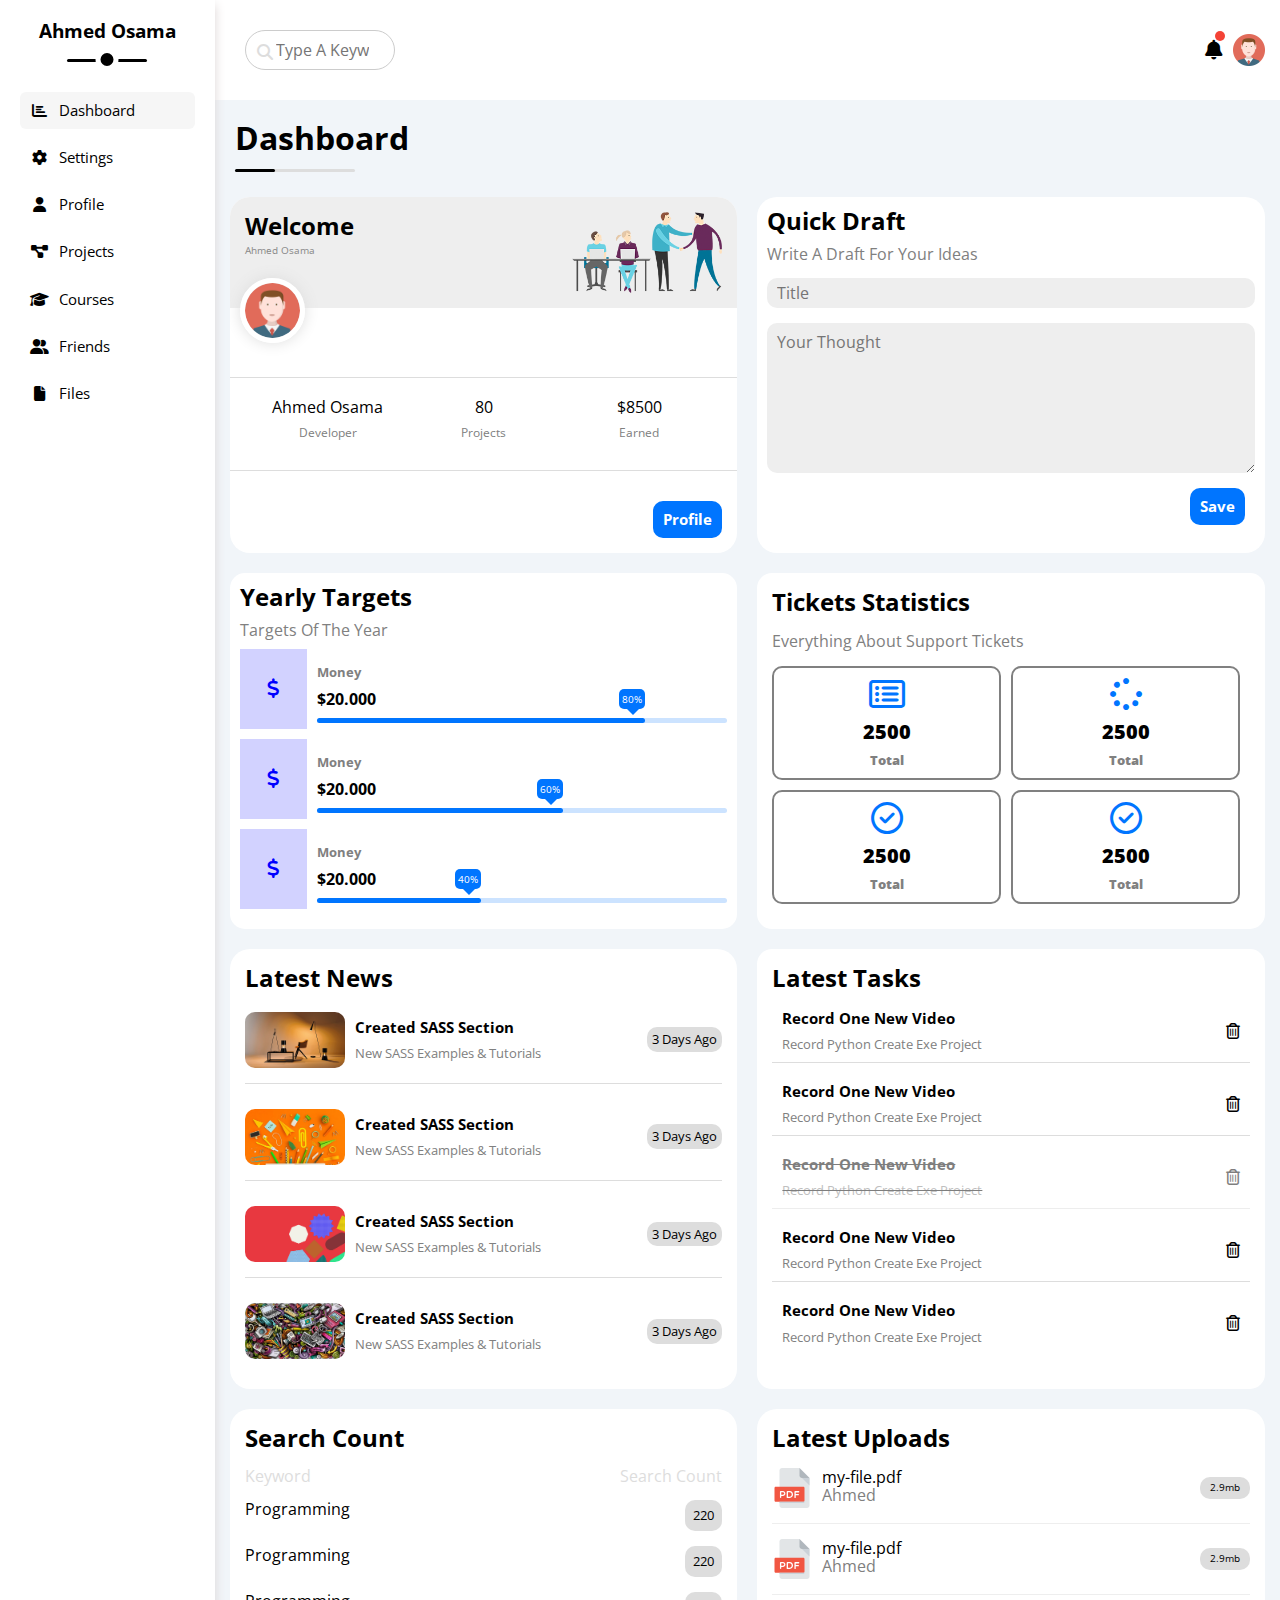
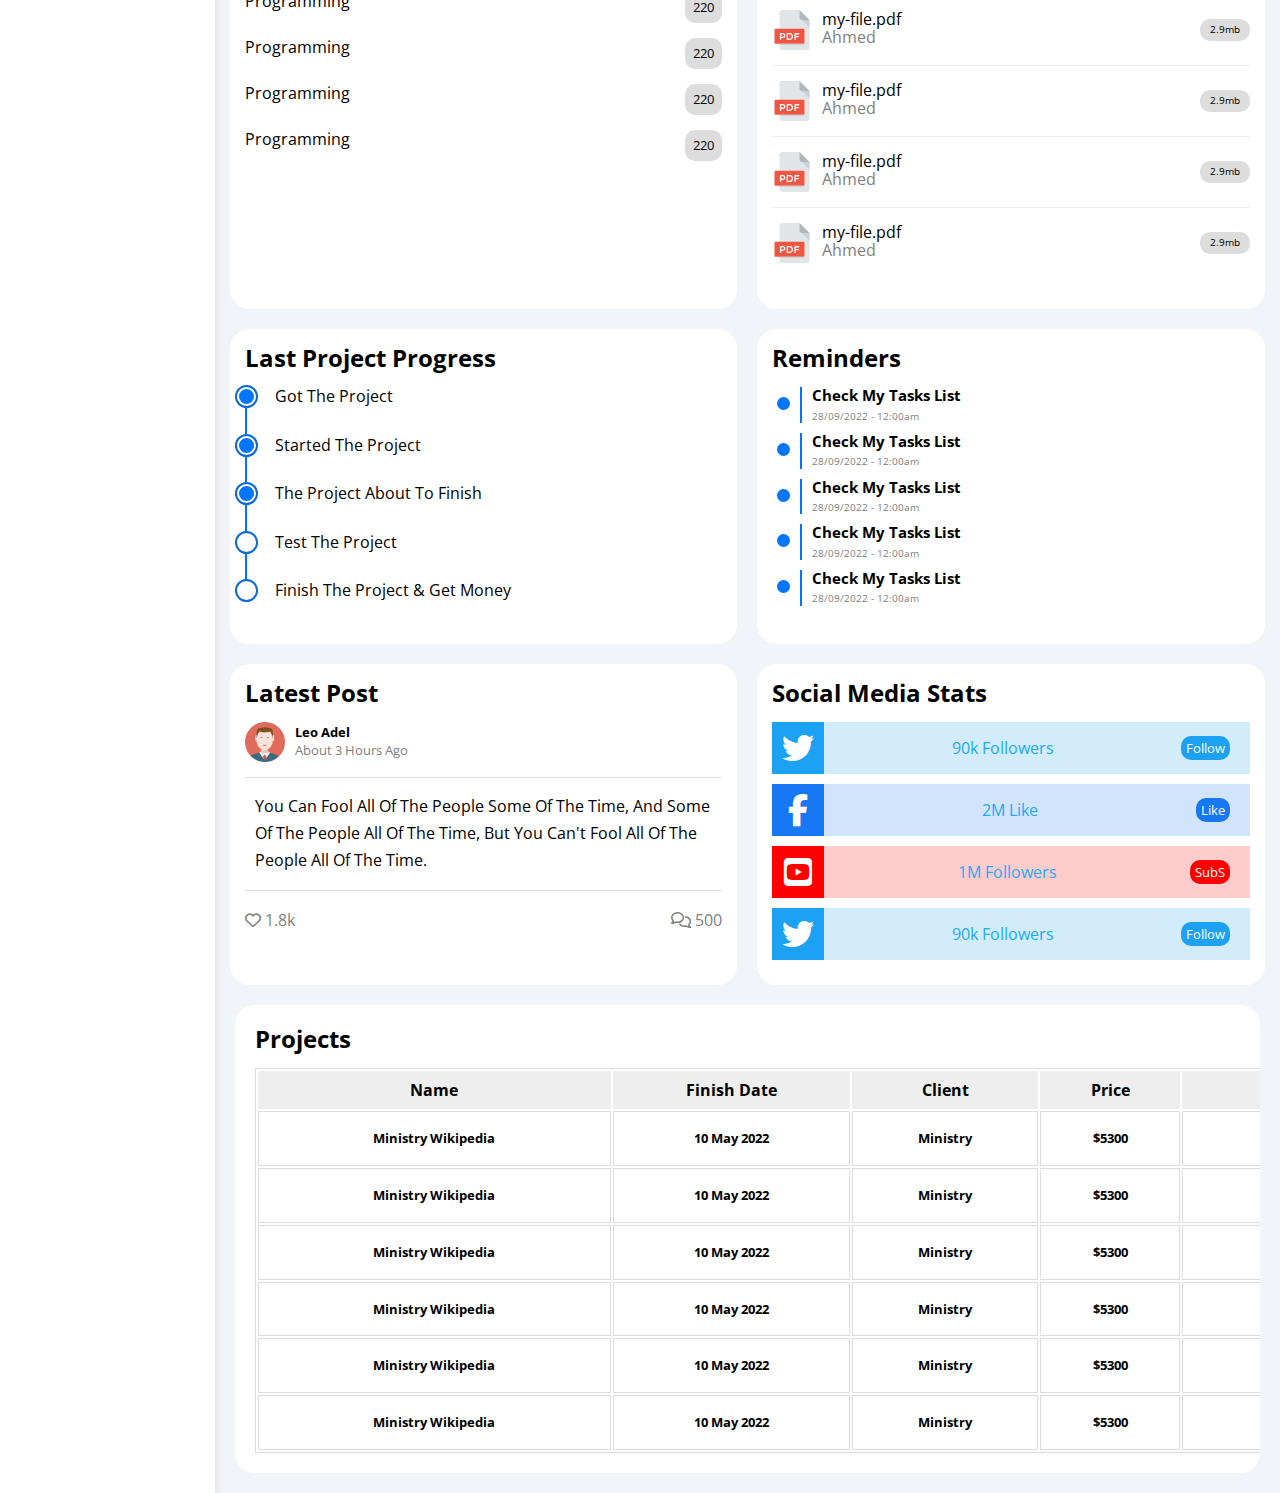
<file: index.html>
<!DOCTYPE html>
<html lang="en">
<head>
    <meta charset="UTF-8">
    <meta name="viewport" content="width=device-width, initial-scale=1.0">
    <title>Dashboard</title>
  
    <!-- Render All Element Normally-->
    <link rel="stylesheet" href="css/normalize.css">
    <!-- Font Awesome library-->
  <link rel="stylesheet" href="css/all.min.css">
    <!-- Main Template CSS  File-->
    <link rel="stylesheet" href="css/master.css">
    <link rel="stylesheet" href="css/framework.css">
      <!-- Google Fonts -->
      <link rel="preconnect" href="https://fonts.googleapis.com">
<link rel="preconnect" href="https://fonts.gstatic.com" crossorigin>
<link href="https://fonts.googleapis.com/css2?family=Open+Sans:ital,wght@0,300..800;1,300..800&display=swap" rel="stylesheet">
</head>
<body>
    <div class="page d-flex">
       
        <div class="sidebar bg-white p-20 p-relative">
            <h3 class="p-relative txt-c mt-0">Ahmed Osama</h3>
            <ul >
                <li>
                    <a class="active d-flex align-center fs-14 c-black rad-6 p-10" href="index.html" >
                        <i class="fa-solid fa-chart-bar fa-fw mr-10"></i>
                     <span>Dashboard</span>
                    </a>
                    
                </li>
                <li>
                    <a class=" d-flex align-center fs-14 c-black rad-6 p-10" href="settings.html" >
                        <i class="fa-solid fa-gear fa-fw mr-10"></i>
                     <span>Settings</span>
                    </a>
                </li>
                <li>
                    <a class=" d-flex align-center fs-14 c-black rad-6 p-10" href="profile.html" >
                        <i class="fa-solid fa-user fa-fw mr-10"></i>
                     <span>Profile</span>
                    </a>
                </li>
                <li>
                    <a class=" d-flex align-center fs-14 c-black rad-6 p-10" href="projects.html" >
                        <i class="fa-solid fa-diagram-project fa-fw mr-10"></i>
                     <span>Projects</span>
                    </a>
                </li>
                <li>
                    <a class=" d-flex align-center fs-14 c-black rad-6 p-10" href="courses.html" >
                        <i class="fa-solid fa-graduation-cap fa-fw mr-10"></i>
                     <span>Courses</span>
                    </a>
                </li>
                <li>
                    <a class=" d-flex align-center fs-14 c-black rad-6 p-10" href="friends.html" >
                        <i class="fa-duotone fa-solid fa-user-group fa-fw mr-10"></i>
                     <span>Friends</span>
                    </a>
                </li>
                <li>
                    <a class=" d-flex align-center fs-14 c-black rad-6 p-10" href="files.html" >
                        <i class="fa-solid fa-file fa-fw mr-10"></i>
                     <span>Files</span>
                    </a>
                </li>
             
            </ul>
        </div>
        <div class="content w-full">
             <!--Start Head -->
            <div class="head bg-white p-15 between-flex">
                <div class="search p-relative">
                    <input class="p-10" type="search" placeholder="Type A Keyword">
                </div>
                <div class="icons d-flex align-center">
                    <span class="notification p-relative">
                        <i class="fa-sharp fa-solid fa-bell fa-lg"></i>
                    </span>
                    <img src="./imgs/avatar.png" alt="">
                </div>
            </div>
             <!--end Head -->
            <h1 class="p-relative">Dashboard</h1>
          <div class="wrapper d-grid gap-20">
            <!--Start Welcome -->
            <div class="welcome bg-white ">
               <div class="intro">

                 <div>
                <h2 class="m-0">Welcome</h2>
                <p class="c-grey mt-5">Ahmed Osama</p>
                </div>

                <img class="img-1" src="./imgs/welcome.png" alt="">
               </div>
               <img class="img-2" src="./imgs/avatar.png" alt="">
              <div class="body">
                <div>Ahmed Osama <span>Developer</span></div>
                <div>80 <span>Projects</span></div>
                <div>$8500 <span>Earned</span></div>
              </div>
              <a href="profile.html" class="visit">Profile</a>
            </div>
           <!--end Welcome -->
            <!--Start Quick Draft Widget -->
            <div class="quick-draft">
                <h2>Quick Draft</h2>
                <p>Write A Draft For Your Ideas</p>
                <form action="">
                    <input class="btn-1" type="text" placeholder="Title">
                    <textarea placeholder="Your Thought"></textarea>
                    <input class="btn-1-1" type="submit" value="Save">
                </form>
            </div>
            <!--end Quick Draft Widget -->
             <!--Start Targets -->
             <div class="targets">
                <h2>Yearly Targets</h2>
                <p>Targets Of The Year</p>
                <div class="target-row">
                    <div class="icon">
                        <i class="fa-solid fa-dollar-sign fa-lg"></i>
                    </div>
                    <div class="details">
                        <span class="span-1">Money</span>
                        <span class="span-2">$20.000</span>
                        <div class="progress">
                            <span class="span-3" style="width:80%">
                                <span>80%</span>
                            </span>
                        </div>
                    </div>
                    
                </div>
                <div class="target-row">
                    <div class="icon">
                        <i class="fa-solid fa-dollar-sign fa-lg"></i>
                    </div>
                    <div class="details">
                        <span class="span-1">Money</span>
                        <span class="span-2">$20.000</span>
                        <div class="progress">
                            <span class="span-3" style="width:60%">
                                <span>60%</span>
                            </span>
                        </div>
                    </div>
                    
                </div>
                <div class="target-row">
                    <div class="icon">
                        <i class="fa-solid fa-dollar-sign fa-lg"></i>
                    </div>
                    <div class="details">
                        <span class="span-1">Money</span>
                        <span class="span-2">$20.000</span>
                        <div class="progress">
                            <span class="span-3" style="width:40%">
                                <span>40%</span>
                            </span>
                        </div>
                    </div>
                    
                </div>
             </div>
             <!--end Targets -->
             <!--Start Ticket -->
             <div class="tickets">
                <h2>Tickets Statistics</h2>
                <p>Everything About Support Tickets</p>
                <div class="tick-parent">
                    <div class="box">
                        <i class="fa-regular fa-rectangle-list fa-2x"></i>
                        <span class="sp-1">2500</span>
                        <span>Total</span>
                    </div>
                    <div class="box">
                        <i class="fa-solid fa-spinner  fa-2x"></i>
                        <span class="sp-1">2500</span>
                        <span>Total</span>
                    </div>
                    <div class="box">
                        <i class="fa-regular fa-circle-check fa-2x"></i>
                        <span class="sp-1">2500</span>
                        <span>Total</span>
                    </div>
                    <div class="box">
                        <i class="fa-regular fa-circle-check fa-2x"></i>
                        <span class="sp-1">2500</span>
                        <span>Total</span>
                    </div>
                </div>
             </div>
             <!--end Ticket -->
              <!--Start latest -->
              <div class="latest">
                <h2>Latest News</h2>
                <div class="news-row">
                    <div class="box">
                        <img src="./imgs/news-01.png" alt="">
                        <div class="info">
                            <h3>Created SASS Section</h3>
                            <p>New SASS Examples & Tutorials</p>
                        </div>
                        <div>3 Days Ago</div>
                    </div>
                    <div class="box">
                        <img src="./imgs/news-02.png" alt="">
                        <div class="info">
                            <h3>Created SASS Section</h3>
                            <p>New SASS Examples & Tutorials</p>
                        </div>
                        <div>3 Days Ago</div>
                    </div>
                    <div class="box">
                        <img src="./imgs/news-03.png" alt="">
                        <div class="info">
                            <h3>Created SASS Section</h3>
                            <p>New SASS Examples & Tutorials</p>
                        </div>
                        <div>3 Days Ago</div>
                    </div>
                    <div class="box">
                        <img src="./imgs/news-04.png" alt="">
                        <div class="info">
                            <h3>Created SASS Section</h3>
                            <p>New SASS Examples & Tutorials</p>
                        </div>
                        <div>3 Days Ago</div>
                    </div>
                </div>
              </div>
               <!--end latest -->
                <!--Start Tasks -->
                <div class="tasks">
                    <h2>Latest Tasks</h2>
                    <div class="task-row">
                        <div class="info">
                            <h3>Record One New Video</h3>
                            <p>Record Python Create Exe Project</p>
                        </div>
                        <i class="fa-regular fa-trash-can"></i>
                    </div>
                    <div class="task-row">
                        <div class="info">
                            <h3>Record One New Video</h3>
                            <p>Record Python Create Exe Project</p>
                        </div>
                        <i class="fa-regular fa-trash-can"></i>
                    </div>
                    <div class="task-row info-3">
                        <div class="info ">
                           <del> <h3>Record One New Video</h3></del>
                           <del>  <p>Record Python Create Exe Project</p></del>
                        </div>
                        <i class="fa-regular fa-trash-can"></i>
                    </div>
                    <div class="task-row">
                        <div class="info">
                            <h3>Record One New Video</h3>
                            <p>Record Python Create Exe Project</p>
                        </div>
                        <i class="fa-regular fa-trash-can"></i>
                    </div>
                    <div class="task-row">
                        <div class="info">
                            <h3>Record One New Video</h3>
                            <p>Record Python Create Exe Project</p>
                        </div>
                        <i class="fa-regular fa-trash-can"></i>
                    </div>
                </div>
                 <!--end Tasks -->
                 <!--Start Top Search-->
                 <div class="search">
                    <h2>Search Count</h2>
                    <div class="items-head">
                        <div>Keyword</div>
                        <div>Search Count</div>
                    </div>
                    <div class="items-body">
                        <span>Programming</span>
                        <span>220</span>
                    </div>
                    <div class="items-body">
                        <span>Programming</span>
                        <span>220</span>
                    </div>
                    <div class="items-body">
                        <span>Programming</span>
                        <span>220</span>
                    </div>
                    <div class="items-body">
                        <span>Programming</span>
                        <span>220</span>
                    </div>
                    <div class="items-body">
                        <span>Programming</span>
                        <span>220</span>
                    </div>
                    <div class="items-body">
                        <span>Programming</span>
                        <span>220</span>
                    </div>
                 </div>
                 <!--end Top Search-->
                  <!--Start Uploads-->
                  <div class="uploads">
                    <h2>Latest Uploads</h2>
                    <ul class="u-p">
                        <li>
                            <div class="img-s">
                                <img src="./imgs/pdf.svg" alt="">
                                <div class="spa-2">
                                    <span>my-file.pdf</span>
                                    <span>Ahmed</span>
                                </div>
                            </div>
                            <div class="meg">2.9mb</div>
                        </li>
                        <li>
                            <div class="img-s">
                                <img src="./imgs/pdf.svg" alt="">
                                <div class="spa-2">
                                    <span>my-file.pdf</span>
                                    <span>Ahmed</span>
                                </div>
                            </div>
                            <div class="meg">2.9mb</div>
                        </li>
                        <li>
                            <div class="img-s">
                                <img src="./imgs/pdf.svg" alt="">
                                <div class="spa-2">
                                    <span>my-file.pdf</span>
                                    <span>Ahmed</span>
                                </div>
                            </div>
                            <div class="meg">2.9mb</div>
                        </li>
                        <li>
                            <div class="img-s">
                                <img src="./imgs/pdf.svg" alt="">
                                <div class="spa-2">
                                    <span>my-file.pdf</span>
                                    <span>Ahmed</span>
                                </div>
                            </div>
                            <div class="meg">2.9mb</div>
                        </li>
                        <li>
                            <div class="img-s">
                                <img src="./imgs/pdf.svg" alt="">
                                <div class="spa-2">
                                    <span>my-file.pdf</span>
                                    <span>Ahmed</span>
                                </div>
                            </div>
                            <div class="meg">2.9mb</div>
                        </li>
                        <li>
                            <div class="img-s">
                                <img src="./imgs/pdf.svg" alt="">
                                <div class="spa-2">
                                    <span>my-file.pdf</span>
                                    <span>Ahmed</span>
                                </div>
                            </div>
                            <div class="meg">2.9mb</div>
                        </li>
                    </ul>
                  </div>
                   <!--end Uploads-->
                    <!--Start Project Progress-->
                    <div class="project">
                        <h2>Last Project Progress</h2>
                        <ul>
                            <li class="done">Got The Project</li>
                            <li class="done">Started The Project</li>
                            <li class="done">The Project About To Finish</li>
                            <li>Test The Project</li>
                            <li>Finish The Project & Get Money</li>
                        </ul>
                    </div>
                     <!--end Project Progress-->
                      <!--Start Reminders-->
                      <div class="reminders">
                        <h2>Reminders</h2>
                        <ul>
                            <li>
                                <span class="spa-1"></span>
                                <div class="rem-1">
                                    <p>Check My Tasks List</p>
                                    <span>28/09/2022 - 12:00am</span>
                                </div>
                            </li>
                            <li>
                                <span class="spa-1"></span>
                                <div class="rem-1">
                                    <p>Check My Tasks List</p>
                                    <span>28/09/2022 - 12:00am</span>
                                </div>
                            </li>
                            <li>
                                <span class="spa-1"></span>
                                <div class="rem-1">
                                    <p>Check My Tasks List</p>
                                    <span>28/09/2022 - 12:00am</span>
                                </div>
                            </li>
                            <li>
                                <span class="spa-1"></span>
                                <div class="rem-1">
                                    <p>Check My Tasks List</p>
                                    <span>28/09/2022 - 12:00am</span>
                                </div>
                            </li>
                            <li>
                                <span class="spa-1"></span>
                                <div class="rem-1">
                                    <p>Check My Tasks List</p>
                                    <span>28/09/2022 - 12:00am</span>
                                </div>
                            </li>
                        </ul>
                      </div>
                       <!--end Reminders-->
                       <!--Start post-->
                       <div class="post">
                        <h2>Latest Post</h2>
                        <div class="top">
                            <img src="./imgs/avatar.png" alt="">
                            <div class="info">
                                <span> Leo Adel </span>
                                <span>About 3 Hours Ago</span>
                            </div>
                        </div>
                        <div class="content">
                            You can fool all of the people some of the time, and some of the people all of the time, but you can't fool all of the people all of the time.
                        </div>
                        <div class="stats">
                            <div>
                                <i class="fa-regular fa-heart"></i>
                                <span>1.8k</span>
                            </div>
                            <div>
                                <i class="fa-regular fa-comments"></i>
                                <span>500</span>
                            </div>
                        </div>
                       </div>
                       <!--end post-->
                       <!--Start Social-->
                       <div class="social">
                        <h2>Social Media Stats</h2>
                        <div class="box twitter">
                            <i class="fa-brands fa-twitter fa-2x"></i>
                            <span>90k Followers</span>
                            <a href="#">Follow</a>
                        </div>
                        <div class="box facebook">
                            <i class="fa-brands fa-facebook-f fa-2x"></i>
                        
                            <span>2M Like</span>
                            <a href="#">Like</a>
                        </div>
                        <div class="box youtube">
                            <i class="fa-brands fa-square-youtube fa-2x"></i>
                            
                            <span>1M Followers</span>
                            <a href="#">SubS</a>
                        </div>
                        <div class="box in">
                            <i class="fa-brands fa-twitter fa-2x"></i>
                            <span>90k Followers</span>
                            <a href="#">Follow</a>
                        </div>
                       </div>
                       <!--end Social-->
          </div>
            <!--Start Table -->
            <div class="table">
                <h2>Projects</h2>
                <div class="responsive-table">
                    <table>
                        <thead>
                          <tr>
                            <th>Name</th>
                            <th >Finish Date</th>
                            <th >Client	</th>
                            <th >Price</th>
                            <th >Team</th>
                            <th >Status</th>
                          </tr>
                        </thead>
                        <tbody>
                            <tr>
                                <th>Ministry Wikipedia</th>
                                <th>10 May 2022</th>
                                <th>Ministry</th>
                                <th>$5300</th>
                                <th>
                                    <img src="./imgs/team-01.png" alt="">
                                    <img src="./imgs/team-02.png" alt="">
                                    <img src="./imgs/team-03.png" alt="">
                                    <img src="./imgs/team-04.png" alt="">
                                </th>
                                <th><span>Pending</span></th>
                              </tr>
                          
                              <tr>
                                <th>Ministry Wikipedia</th>
                                <th>10 May 2022</th>
                                <th>Ministry</th>
                                <th>$5300</th>
                                <th>
                                    <img src="./imgs/team-01.png" alt="">
                                    <img src="./imgs/team-02.png" alt="">
                                    <img src="./imgs/team-03.png" alt="">
                                    <img src="./imgs/team-04.png" alt="">
                                </th>
                                <th><span>Pending</span></th>
                              </tr>
                              <tr>
                                <th>Ministry Wikipedia</th>
                                <th>10 May 2022</th>
                                <th>Ministry</th>
                                <th>$5300</th>
                                <th>
                                    <img src="./imgs/team-01.png" alt="">
                                    <img src="./imgs/team-02.png" alt="">
                                    <img src="./imgs/team-03.png" alt="">
                                    <img src="./imgs/team-04.png" alt="">
                                </th>
                                <th><span>Pending</span></th>
                              </tr>
                              <tr>
                                <th>Ministry Wikipedia</th>
                                <th>10 May 2022</th>
                                <th>Ministry</th>
                                <th>$5300</th>
                                <th>
                                    <img src="./imgs/team-01.png" alt="">
                                    <img src="./imgs/team-02.png" alt="">
                                    <img src="./imgs/team-03.png" alt="">
                                    <img src="./imgs/team-04.png" alt="">
                                </th>
                                <th><span>Pending</span></th>
                              </tr>
                              <tr>
                                <th>Ministry Wikipedia</th>
                                <th>10 May 2022</th>
                                <th>Ministry</th>
                                <th>$5300</th>
                                <th>
                                    <img src="./imgs/team-01.png" alt="">
                                    <img src="./imgs/team-02.png" alt="">
                                    <img src="./imgs/team-03.png" alt="">
                                    <img src="./imgs/team-04.png" alt="">
                                </th>
                                <th><span>Pending</span></th>
                              </tr>
                              <tr>
                                <th>Ministry Wikipedia</th>
                                <th>10 May 2022</th>
                                <th>Ministry</th>
                                <th>$5300</th>
                                <th>
                                    <img src="./imgs/team-01.png" alt="">
                                    <img src="./imgs/team-02.png" alt="">
                                    <img src="./imgs/team-03.png" alt="">
                                    <img src="./imgs/team-04.png" alt="">
                                </th>
                                <th><span>Pending</span></th>
                              </tr>
                        </tbody>
                     
                      </table>
                </div>
            </div>
             <!--end Table -->
        </div>
    </div>
</body>
</html>
</file>
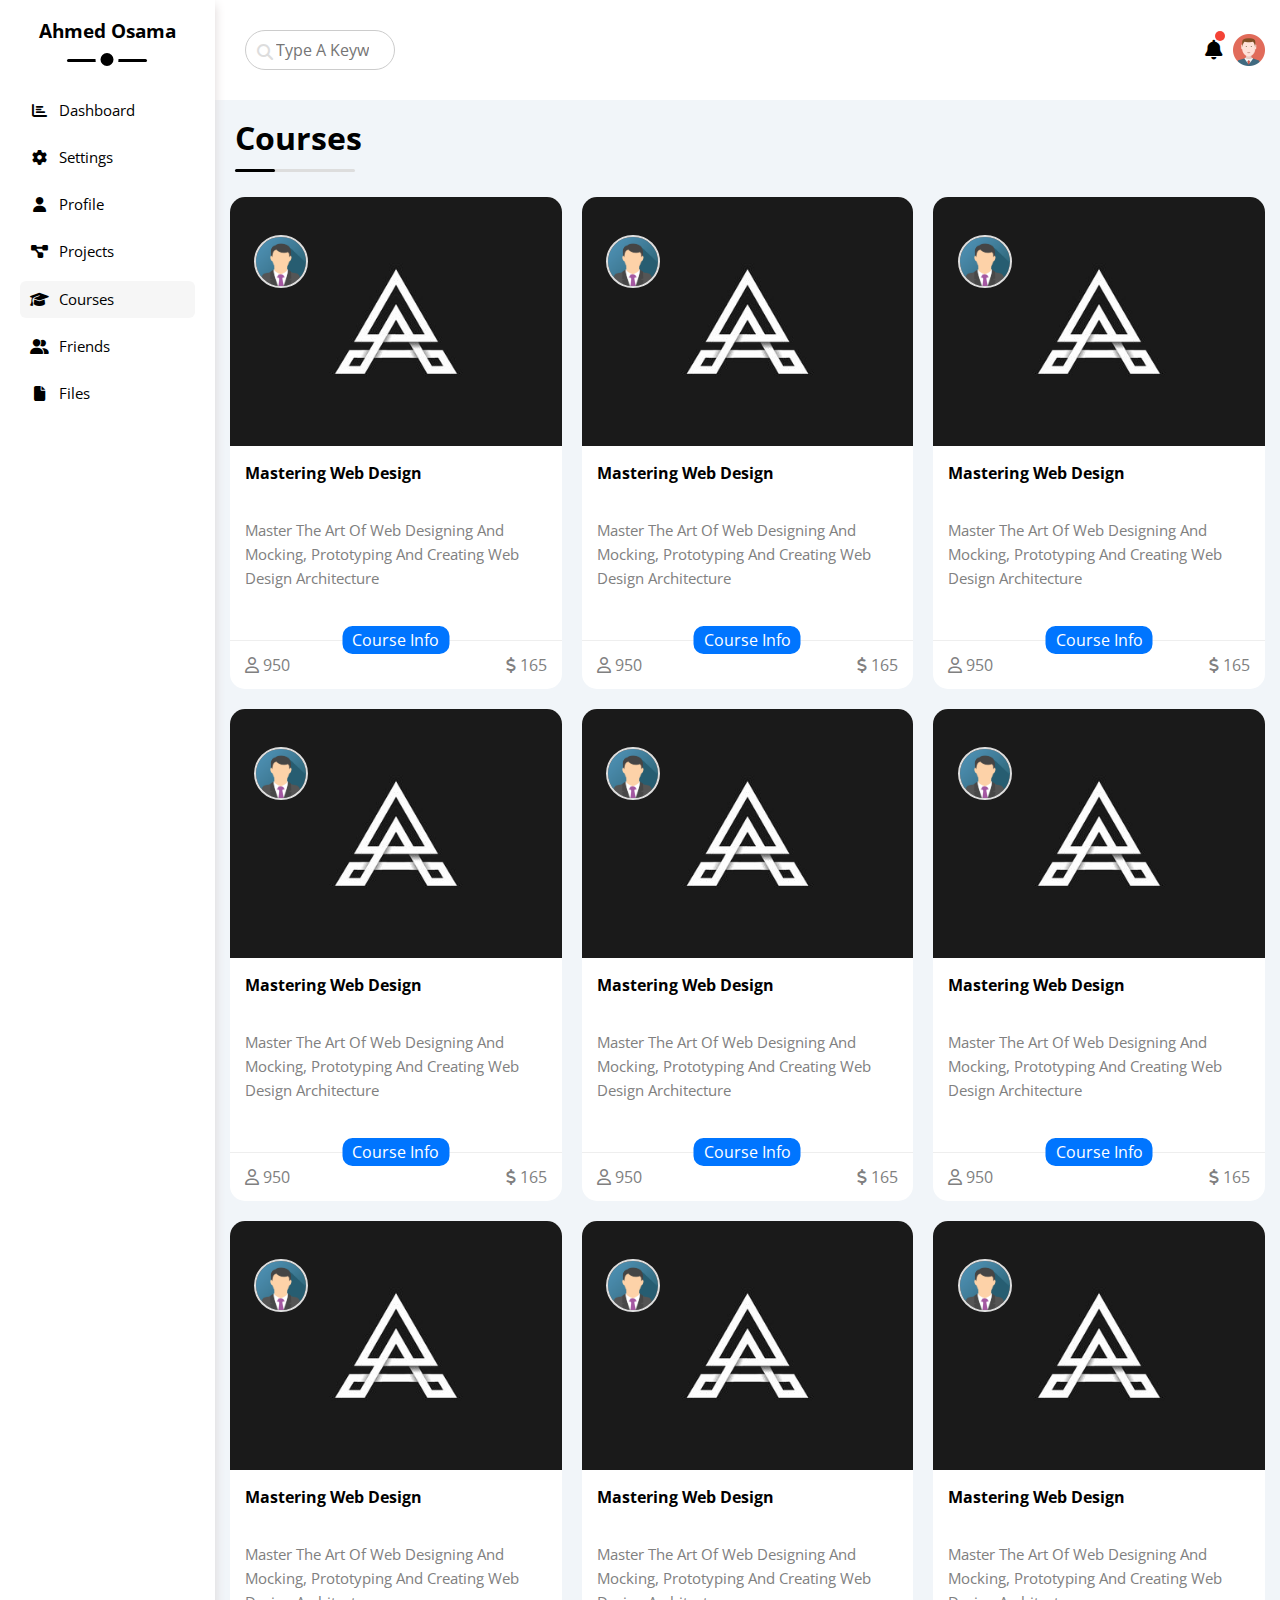
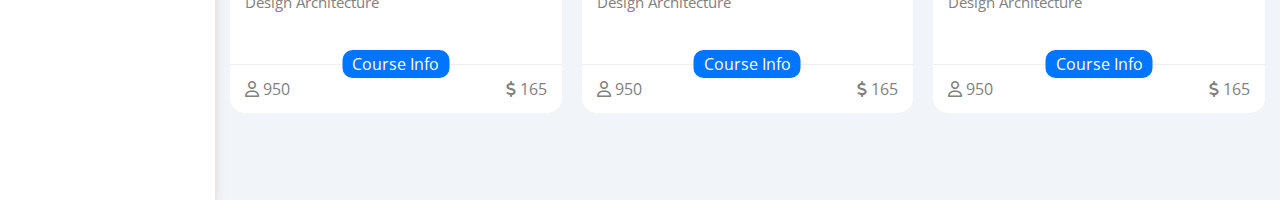
<file: courses.html>
<!DOCTYPE html>
<html lang="en">
<head>
    <meta charset="UTF-8">
    <meta name="viewport" content="width=device-width, initial-scale=1.0">
    <title>Dashboard</title>
  
    <!-- Render All Element Normally-->
    <link rel="stylesheet" href="css/normalize.css">
    <!-- Font Awesome library-->
  <link rel="stylesheet" href="css/all.min.css">
    <!-- Main Template CSS  File-->
    <link rel="stylesheet" href="css/master.css">
    <link rel="stylesheet" href="css/framework.css">
      <!-- Google Fonts -->
      <link rel="preconnect" href="https://fonts.googleapis.com">
<link rel="preconnect" href="https://fonts.gstatic.com" crossorigin>
<link href="https://fonts.googleapis.com/css2?family=Open+Sans:ital,wght@0,300..800;1,300..800&display=swap" rel="stylesheet">
</head>
<body>
    <div class="page d-flex">
       
        <div class="sidebar bg-white p-20 p-relative">
            <h3 class="p-relative txt-c mt-0">Ahmed Osama</h3>
            <ul >
                <li>
                    <a class=" d-flex align-center fs-14 c-black rad-6 p-10" href="index.html" >
                        <i class="fa-solid fa-chart-bar fa-fw mr-10"></i>
                     <span>Dashboard</span>
                    </a>
                    
                </li>
                <li>
                    <a class=" d-flex align-center fs-14 c-black rad-6 p-10" href="settings.html" >
                        <i class="fa-solid fa-gear fa-fw mr-10"></i>
                     <span>Settings</span>
                    </a>
                </li>
                <li>
                    <a class=" d-flex align-center fs-14 c-black rad-6 p-10" href="profile.html" >
                        <i class="fa-solid fa-user fa-fw mr-10"></i>
                     <span>Profile</span>
                    </a>
                </li>
                <li>
                    <a class=" d-flex align-center fs-14 c-black rad-6 p-10" href="projects.html" >
                        <i class="fa-solid fa-diagram-project fa-fw mr-10"></i>
                     <span>Projects</span>
                    </a>
                </li>
                <li>
                    <a class="active d-flex align-center fs-14 c-black rad-6 p-10" href="courses.html" >
                        <i class="fa-solid fa-graduation-cap fa-fw mr-10"></i>
                     <span>Courses</span>
                    </a>
                </li>
                <li>
                    <a class=" d-flex align-center fs-14 c-black rad-6 p-10" href="friends.html" >
                        <i class="fa-duotone fa-solid fa-user-group fa-fw mr-10"></i>
                     <span>Friends</span>
                    </a>
                </li>
                <li>
                    <a class=" d-flex align-center fs-14 c-black rad-6 p-10" href="files.html" >
                        <i class="fa-solid fa-file fa-fw mr-10"></i>
                     <span>Files</span>
                    </a>
                </li>
             
            </ul>
        </div>
        <div class="content w-full">
             <!--Start Head -->
            <div class="head bg-white p-15 between-flex">
                <div class="search p-relative">
                    <input class="p-10" type="search" placeholder="Type A Keyword">
                </div>
                <div class="icons d-flex align-center">
                    <span class="notification p-relative">
                        <i class="fa-sharp fa-solid fa-bell fa-lg"></i>
                    </span>
                    <img src="./imgs/avatar.png" alt="">
                </div>
            </div>
             <!--end Head -->
            <h1 class="p-relative">Courses</h1>
            <div class="courses-page">
            <div class="course">
                <img class="cover" src="./imgs/course-01.jpg" alt="">
                <img class="instructor" src="./imgs/team-01.png" alt="">
                <div class="name">
                    <h4>Mastering Web Design</h4>
                    <p>Master The Art Of Web Designing And Mocking, Prototyping And Creating Web Design Architecture</p>
                </div>
                <div class="info">
                    <span class="spa-2">
                        <i class="fa-regular fa-user"></i>
                        950
                    </span>
                    <span class="title">Course Info</span>
                    
                    <span class="spa-2">
                        <i class="fa-solid fa-dollar sign"></i>
                        165
                    </span>
                </div>
            </div>
            <div class="course">
                <img class="cover" src="./imgs/course-01.jpg" alt="">
                <img class="instructor" src="./imgs/team-01.png" alt="">
                <div class="name">
                    <h4>Mastering Web Design</h4>
                    <p>Master The Art Of Web Designing And Mocking, Prototyping And Creating Web Design Architecture</p>
                </div>
                <div class="info">
                    <span class="spa-2">
                        <i class="fa-regular fa-user"></i>
                        950
                    </span>
                    <span class="title">Course Info</span>
                    
                    <span class="spa-2">
                        <i class="fa-solid fa-dollar sign"></i>
                        165
                    </span>
                </div>
            </div>
            <div class="course">
                <img class="cover" src="./imgs/course-01.jpg" alt="">
                <img class="instructor" src="./imgs/team-01.png" alt="">
                <div class="name">
                    <h4>Mastering Web Design</h4>
                    <p>Master The Art Of Web Designing And Mocking, Prototyping And Creating Web Design Architecture</p>
                </div>
                <div class="info">
                    <span class="spa-2">
                        <i class="fa-regular fa-user"></i>
                        950
                    </span>
                    <span class="title">Course Info</span>
                    
                    <span class="spa-2">
                        <i class="fa-solid fa-dollar sign"></i>
                        165
                    </span>
                </div>
            </div>
            <div class="course">
                <img class="cover" src="./imgs/course-01.jpg" alt="">
                <img class="instructor" src="./imgs/team-01.png" alt="">
                <div class="name">
                    <h4>Mastering Web Design</h4>
                    <p>Master The Art Of Web Designing And Mocking, Prototyping And Creating Web Design Architecture</p>
                </div>
                <div class="info">
                    <span class="spa-2">
                        <i class="fa-regular fa-user"></i>
                        950
                    </span>
                    <span class="title">Course Info</span>
                    
                    <span class="spa-2">
                        <i class="fa-solid fa-dollar sign"></i>
                        165
                    </span>
                </div>
            </div>
            <div class="course">
                <img class="cover" src="./imgs/course-01.jpg" alt="">
                <img class="instructor" src="./imgs/team-01.png" alt="">
                <div class="name">
                    <h4>Mastering Web Design</h4>
                    <p>Master The Art Of Web Designing And Mocking, Prototyping And Creating Web Design Architecture</p>
                </div>
                <div class="info">
                    <span class="spa-2">
                        <i class="fa-regular fa-user"></i>
                        950
                    </span>
                    <span class="title">Course Info</span>
                    
                    <span class="spa-2">
                        <i class="fa-solid fa-dollar sign"></i>
                        165
                    </span>
                </div>
            </div>
            <div class="course">
                <img class="cover" src="./imgs/course-01.jpg" alt="">
                <img class="instructor" src="./imgs/team-01.png" alt="">
                <div class="name">
                    <h4>Mastering Web Design</h4>
                    <p>Master The Art Of Web Designing And Mocking, Prototyping And Creating Web Design Architecture</p>
                </div>
                <div class="info">
                    <span class="spa-2">
                        <i class="fa-regular fa-user"></i>
                        950
                    </span>
                    <span class="title">Course Info</span>
                    
                    <span class="spa-2">
                        <i class="fa-solid fa-dollar sign"></i>
                        165
                    </span>
                </div>
            </div>
            <div class="course">
                <img class="cover" src="./imgs/course-01.jpg" alt="">
                <img class="instructor" src="./imgs/team-01.png" alt="">
                <div class="name">
                    <h4>Mastering Web Design</h4>
                    <p>Master The Art Of Web Designing And Mocking, Prototyping And Creating Web Design Architecture</p>
                </div>
                <div class="info">
                    <span class="spa-2">
                        <i class="fa-regular fa-user"></i>
                        950
                    </span>
                    <span class="title">Course Info</span>
                    
                    <span class="spa-2">
                        <i class="fa-solid fa-dollar sign"></i>
                        165
                    </span>
                </div>
            </div>
            <div class="course">
                <img class="cover" src="./imgs/course-01.jpg" alt="">
                <img class="instructor" src="./imgs/team-01.png" alt="">
                <div class="name">
                    <h4>Mastering Web Design</h4>
                    <p>Master The Art Of Web Designing And Mocking, Prototyping And Creating Web Design Architecture</p>
                </div>
                <div class="info">
                    <span class="spa-2">
                        <i class="fa-regular fa-user"></i>
                        950
                    </span>
                    <span class="title">Course Info</span>
                    
                    <span class="spa-2">
                        <i class="fa-solid fa-dollar sign"></i>
                        165
                    </span>
                </div>
            </div>
            <div class="course">
                <img class="cover" src="./imgs/course-01.jpg" alt="">
                <img class="instructor" src="./imgs/team-01.png" alt="">
                <div class="name">
                    <h4>Mastering Web Design</h4>
                    <p>Master The Art Of Web Designing And Mocking, Prototyping And Creating Web Design Architecture</p>
                </div>
                <div class="info">
                    <span class="spa-2">
                        <i class="fa-regular fa-user"></i>
                        950
                    </span>
                    <span class="title">Course Info</span>
                    
                    <span class="spa-2">
                        <i class="fa-solid fa-dollar sign"></i>
                        165
                    </span>
                </div>
            </div>
</div>
</div>
</div>
</body>
</html>
</file>
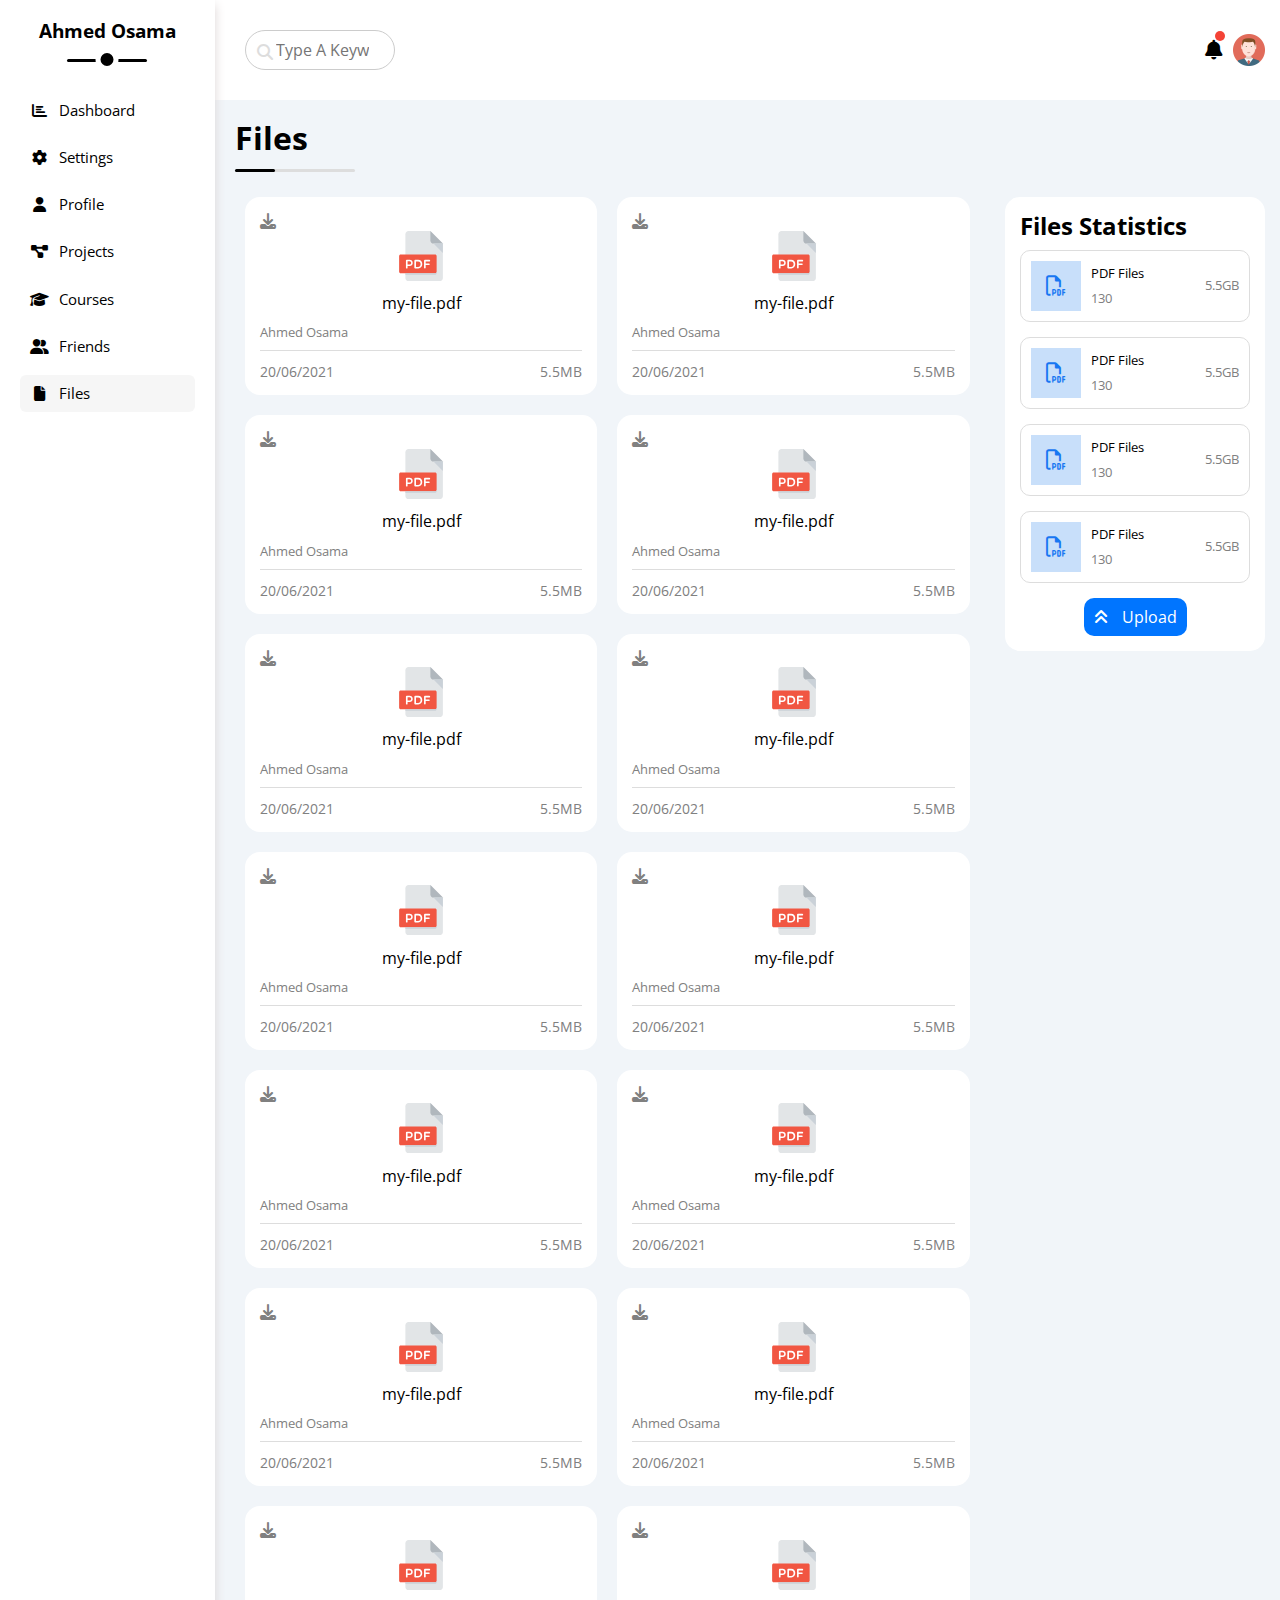
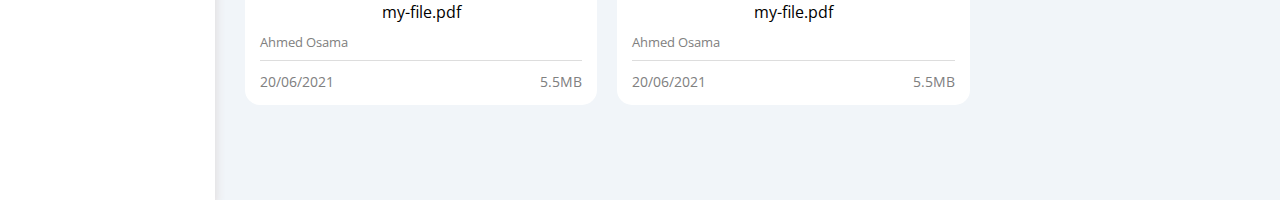
<file: files.html>
<!DOCTYPE html>
<html lang="en">
<head>
    <meta charset="UTF-8">
    <meta name="viewport" content="width=device-width, initial-scale=1.0">
    <title>Dashboard</title>
  
    <!-- Render All Element Normally-->
    <link rel="stylesheet" href="css/normalize.css">
    <!-- Font Awesome library-->
  <link rel="stylesheet" href="css/all.min.css">
    <!-- Main Template CSS  File-->
    <link rel="stylesheet" href="css/master.css">
    <link rel="stylesheet" href="css/framework.css">
      <!-- Google Fonts -->
      <link rel="preconnect" href="https://fonts.googleapis.com">
<link rel="preconnect" href="https://fonts.gstatic.com" crossorigin>
<link href="https://fonts.googleapis.com/css2?family=Open+Sans:ital,wght@0,300..800;1,300..800&display=swap" rel="stylesheet">
</head>
<body>
    <div class="page d-flex">
       
        <div class="sidebar bg-white p-20 p-relative">
            <h3 class="p-relative txt-c mt-0">Ahmed Osama</h3>
            <ul >
                <li>
                    <a class=" d-flex align-center fs-14 c-black rad-6 p-10" href="index.html" >
                        <i class="fa-solid fa-chart-bar fa-fw mr-10"></i>
                     <span>Dashboard</span>
                    </a>
                    
                </li>
                <li>
                    <a class=" d-flex align-center fs-14 c-black rad-6 p-10" href="settings.html" >
                        <i class="fa-solid fa-gear fa-fw mr-10"></i>
                     <span>Settings</span>
                    </a>
                </li>
                <li>
                    <a class=" d-flex align-center fs-14 c-black rad-6 p-10" href="profile.html" >
                        <i class="fa-solid fa-user fa-fw mr-10"></i>
                     <span>Profile</span>
                    </a>
                </li>
                <li>
                    <a class=" d-flex align-center fs-14 c-black rad-6 p-10" href="projects.html" >
                        <i class="fa-solid fa-diagram-project fa-fw mr-10"></i>
                     <span>Projects</span>
                    </a>
                </li>
                <li>
                    <a class=" d-flex align-center fs-14 c-black rad-6 p-10" href="courses.html" >
                        <i class="fa-solid fa-graduation-cap fa-fw mr-10"></i>
                     <span>Courses</span>
                    </a>
                </li>
                <li>
                    <a class=" d-flex align-center fs-14 c-black rad-6 p-10" href="friends.html" >
                        <i class="fa-duotone fa-solid fa-user-group fa-fw mr-10"></i>
                     <span>Friends</span>
                    </a>
                </li>
                <li>
                    <a class="active d-flex align-center fs-14 c-black rad-6 p-10" href="files.html" >
                        <i class="fa-solid fa-file fa-fw mr-10"></i>
                     <span>Files</span>
                    </a>
                </li>
               
            </ul>
        </div>
        <div class="content w-full">
             <!--Start Head -->
            <div class="head bg-white p-15 between-flex">
                <div class="search p-relative">
                    <input class="p-10" type="search" placeholder="Type A Keyword">
                </div>
                <div class="icons d-flex align-center">
                    <span class="notification p-relative">
                        <i class="fa-sharp fa-solid fa-bell fa-lg"></i>
                    </span>
                    <img src="./imgs/avatar.png" alt="">
                </div>
            </div>
             <!--end Head -->
            <h1 class="p-relative">Files</h1>
            <div class="files-page">
                <div class="files-stats">
                    <h2>Files Statistics</h2>
                    <div class="contt">

                        <div class="i-1">
                            <i class="fa-regular fa-file-pdf fa-lg"></i>
                        </div>

                        <div class="info">
                            <span>PDF Files</span>
                            <span>130</span>
                        </div>
                        <div class="size">
                            5.5GB 
                        </div>
                    </div>
                    <div class="contt">

                        <div class="i-1">
                            <i class="fa-regular fa-file-pdf fa-lg"></i>
                        </div>

                        <div class="info">
                            <span>PDF Files</span>
                            <span>130</span>
                        </div>
                        <div class="size">
                            5.5GB 
                        </div>
                    </div>
                    <div class="contt">

                        <div class="i-1">
                            <i class="fa-regular fa-file-pdf fa-lg"></i>
                        </div>

                        <div class="info">
                            <span>PDF Files</span>
                            <span>130</span>
                        </div>
                        <div class="size">
                            5.5GB 
                        </div>
                    </div>
                    <div class="contt">

                        <div class="i-1">
                            <i class="fa-regular fa-file-pdf fa-lg"></i>
                        </div>

                        <div class="info">
                            <span>PDF Files</span>
                            <span>130</span>
                        </div>
                        <div class="size">
                            5.5GB 
                        </div>
                    </div>
                    <a class="upload" href="#">
                        <i class="fa-solid fa-angles-up"></i>
                        Upload
                    </a>
                </div>
                <div class="files-content">
                    <div class="file">
                        <i class="fa-solid fa-download"></i>
                        <div class="iicon">
                            <img src="./imgs/pdf.svg" alt="">
                        </div>
                        <div class="m-file">my-file.pdf</div>
                        <p>Ahmed Osama</p>
                        <div class="info">
                            <span>20/06/2021</span>
                            <span>5.5MB</span>
                        </div>
                    </div>
                    <div class="file">
                        <i class="fa-solid fa-download"></i>
                        <div class="iicon">
                            <img src="./imgs/pdf.svg" alt="">
                        </div>
                        <div class="m-file">my-file.pdf</div>
                        <p>Ahmed Osama</p>
                        <div class="info">
                            <span>20/06/2021</span>
                            <span>5.5MB</span>
                        </div>
                    </div>
                    <div class="file">
                        <i class="fa-solid fa-download"></i>
                        <div class="iicon">
                            <img src="./imgs/pdf.svg" alt="">
                        </div>
                        <div class="m-file">my-file.pdf</div>
                        <p>Ahmed Osama</p>
                        <div class="info">
                            <span>20/06/2021</span>
                            <span>5.5MB</span>
                        </div>
                    </div>
                    <div class="file">
                        <i class="fa-solid fa-download"></i>
                        <div class="iicon">
                            <img src="./imgs/pdf.svg" alt="">
                        </div>
                        <div class="m-file">my-file.pdf</div>
                        <p>Ahmed Osama</p>
                        <div class="info">
                            <span>20/06/2021</span>
                            <span>5.5MB</span>
                        </div>
                    </div>
                    <div class="file">
                        <i class="fa-solid fa-download"></i>
                        <div class="iicon">
                            <img src="./imgs/pdf.svg" alt="">
                        </div>
                        <div class="m-file">my-file.pdf</div>
                        <p>Ahmed Osama</p>
                        <div class="info">
                            <span>20/06/2021</span>
                            <span>5.5MB</span>
                        </div>
                    </div>
                    <div class="file">
                        <i class="fa-solid fa-download"></i>
                        <div class="iicon">
                            <img src="./imgs/pdf.svg" alt="">
                        </div>
                        <div class="m-file">my-file.pdf</div>
                        <p>Ahmed Osama</p>
                        <div class="info">
                            <span>20/06/2021</span>
                            <span>5.5MB</span>
                        </div>
                    </div>
                    <div class="file">
                        <i class="fa-solid fa-download"></i>
                        <div class="iicon">
                            <img src="./imgs/pdf.svg" alt="">
                        </div>
                        <div class="m-file">my-file.pdf</div>
                        <p>Ahmed Osama</p>
                        <div class="info">
                            <span>20/06/2021</span>
                            <span>5.5MB</span>
                        </div>
                    </div>
                    <div class="file">
                        <i class="fa-solid fa-download"></i>
                        <div class="iicon">
                            <img src="./imgs/pdf.svg" alt="">
                        </div>
                        <div class="m-file">my-file.pdf</div>
                        <p>Ahmed Osama</p>
                        <div class="info">
                            <span>20/06/2021</span>
                            <span>5.5MB</span>
                        </div>
                    </div>
                    <div class="file">
                        <i class="fa-solid fa-download"></i>
                        <div class="iicon">
                            <img src="./imgs/pdf.svg" alt="">
                        </div>
                        <div class="m-file">my-file.pdf</div>
                        <p>Ahmed Osama</p>
                        <div class="info">
                            <span>20/06/2021</span>
                            <span>5.5MB</span>
                        </div>
                    </div>
                    <div class="file">
                        <i class="fa-solid fa-download"></i>
                        <div class="iicon">
                            <img src="./imgs/pdf.svg" alt="">
                        </div>
                        <div class="m-file">my-file.pdf</div>
                        <p>Ahmed Osama</p>
                        <div class="info">
                            <span>20/06/2021</span>
                            <span>5.5MB</span>
                        </div>
                    </div>
                    <div class="file">
                        <i class="fa-solid fa-download"></i>
                        <div class="iicon">
                            <img src="./imgs/pdf.svg" alt="">
                        </div>
                        <div class="m-file">my-file.pdf</div>
                        <p>Ahmed Osama</p>
                        <div class="info">
                            <span>20/06/2021</span>
                            <span>5.5MB</span>
                        </div>
                    </div>
                    <div class="file">
                        <i class="fa-solid fa-download"></i>
                        <div class="iicon">
                            <img src="./imgs/pdf.svg" alt="">
                        </div>
                        <div class="m-file">my-file.pdf</div>
                        <p>Ahmed Osama</p>
                        <div class="info">
                            <span>20/06/2021</span>
                            <span>5.5MB</span>
                        </div>
                    </div>
                    <div class="file">
                        <i class="fa-solid fa-download"></i>
                        <div class="iicon">
                            <img src="./imgs/pdf.svg" alt="">
                        </div>
                        <div class="m-file">my-file.pdf</div>
                        <p>Ahmed Osama</p>
                        <div class="info">
                            <span>20/06/2021</span>
                            <span>5.5MB</span>
                        </div>
                    </div>
                    <div class="file">
                        <i class="fa-solid fa-download"></i>
                        <div class="iicon">
                            <img src="./imgs/pdf.svg" alt="">
                        </div>
                        <div class="m-file">my-file.pdf</div>
                        <p>Ahmed Osama</p>
                        <div class="info">
                            <span>20/06/2021</span>
                            <span>5.5MB</span>
                        </div>
                    </div>
                </div>
</div>
</div>
</div>
</body>
</html>
</file>
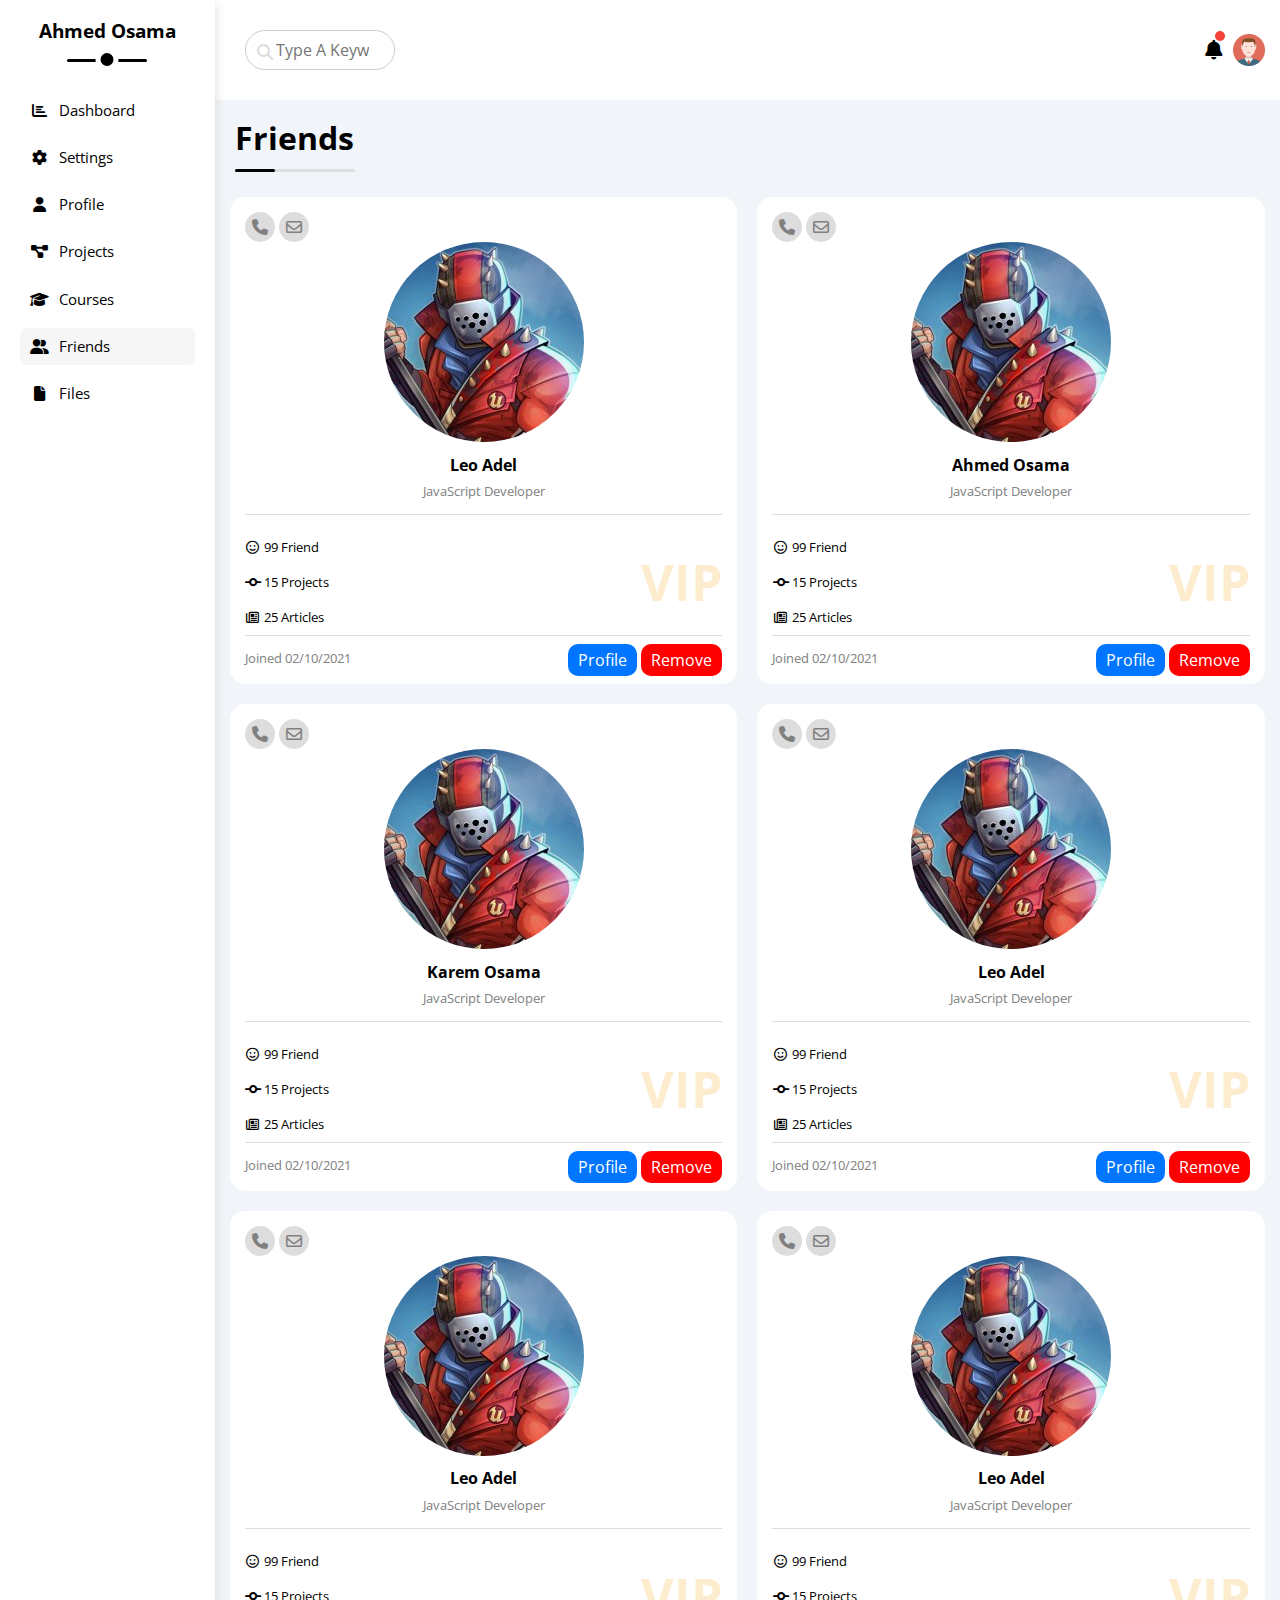
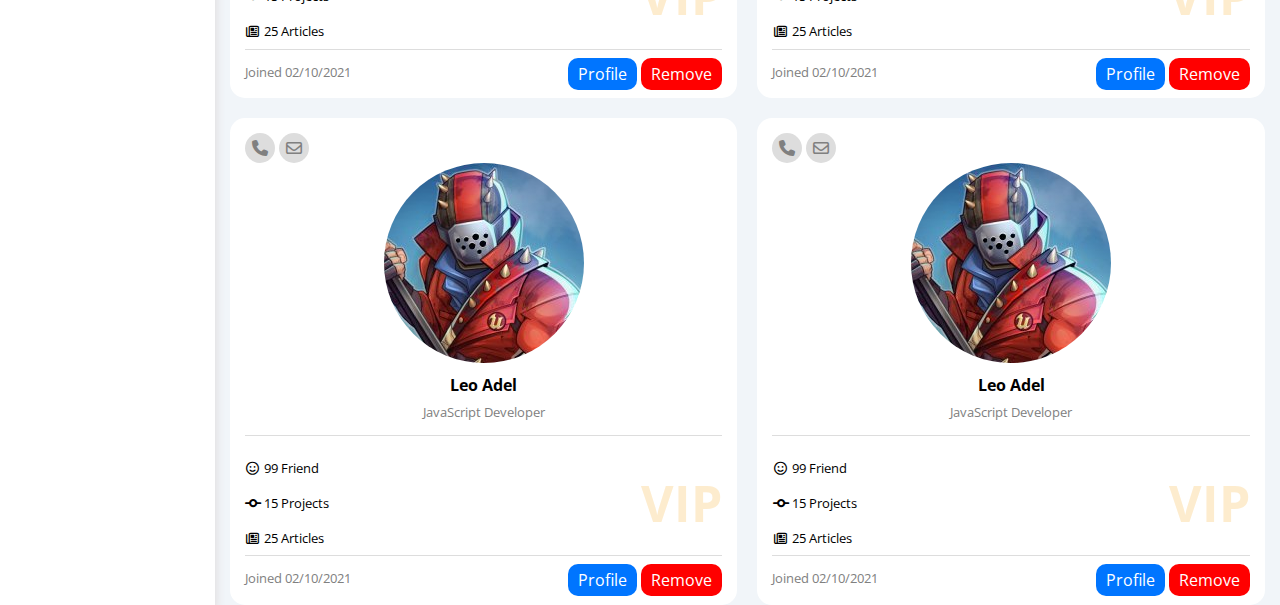
<file: friends.html>
<!DOCTYPE html>
<html lang="en">
<head>
    <meta charset="UTF-8">
    <meta name="viewport" content="width=device-width, initial-scale=1.0">
    <title>Dashboard</title>
  
    <!-- Render All Element Normally-->
    <link rel="stylesheet" href="css/normalize.css">
    <!-- Font Awesome library-->
  <link rel="stylesheet" href="css/all.min.css">
    <!-- Main Template CSS  File-->
    <link rel="stylesheet" href="css/master.css">
    <link rel="stylesheet" href="css/framework.css">
      <!-- Google Fonts -->
      <link rel="preconnect" href="https://fonts.googleapis.com">
<link rel="preconnect" href="https://fonts.gstatic.com" crossorigin>
<link href="https://fonts.googleapis.com/css2?family=Open+Sans:ital,wght@0,300..800;1,300..800&display=swap" rel="stylesheet">
</head>
<body>
    <div class="page d-flex">
       
        <div class="sidebar bg-white p-20 p-relative">
            <h3 class="p-relative txt-c mt-0">Ahmed Osama</h3>
            <ul >
                <li>
                    <a class=" d-flex align-center fs-14 c-black rad-6 p-10" href="index.html" >
                        <i class="fa-solid fa-chart-bar fa-fw mr-10"></i>
                     <span>Dashboard</span>
                    </a>
                    
                </li>
                <li>
                    <a class=" d-flex align-center fs-14 c-black rad-6 p-10" href="settings.html" >
                        <i class="fa-solid fa-gear fa-fw mr-10"></i>
                     <span>Settings</span>
                    </a>
                </li>
                <li>
                    <a class=" d-flex align-center fs-14 c-black rad-6 p-10" href="profile.html" >
                        <i class="fa-solid fa-user fa-fw mr-10"></i>
                     <span>Profile</span>
                    </a>
                </li>
                <li>
                    <a class=" d-flex align-center fs-14 c-black rad-6 p-10" href="projects.html" >
                        <i class="fa-solid fa-diagram-project fa-fw mr-10"></i>
                     <span>Projects</span>
                    </a>
                </li>
                <li>
                    <a class=" d-flex align-center fs-14 c-black rad-6 p-10" href="courses.html" >
                        <i class="fa-solid fa-graduation-cap fa-fw mr-10"></i>
                     <span>Courses</span>
                    </a>
                </li>
                <li>
                    <a class="active d-flex align-center fs-14 c-black rad-6 p-10" href="friends.html" >
                        <i class="fa-duotone fa-solid fa-user-group fa-fw mr-10"></i>
                     <span>Friends</span>
                    </a>
                </li>
                <li>
                    <a class=" d-flex align-center fs-14 c-black rad-6 p-10" href="files.html" >
                        <i class="fa-solid fa-file fa-fw mr-10"></i>
                     <span>Files</span>
                    </a>
                </li>
             
            </ul>
        </div>
        <div class="content w-full">
             <!--Start Head -->
            <div class="head bg-white p-15 between-flex">
                <div class="search p-relative">
                    <input class="p-10" type="search" placeholder="Type A Keyword">
                </div>
                <div class="icons d-flex align-center">
                    <span class="notification p-relative">
                        <i class="fa-sharp fa-solid fa-bell fa-lg"></i>
                    </span>
                    <img src="./imgs/avatar.png" alt="">
                </div>
            </div>
             <!--end Head -->
            <h1 class="p-relative">Friends</h1>
            <div class="friends-page">
               <div class="friend">
                <div class="contact">
                    <i class="fa-solid fa-phone"></i>
                    <i class="fa-regular fa-envelope"></i>
                </div>
                <div class="imgg">
                    <img src="./imgs/friend-01.jpg">
                    <h4>Leo Adel</h4>
                    <p>JavaScript Developer</p>
                </div>
                <div class="icons">
                    <div>
                        <i class="fa-regular fa-face-smile fa-fw"></i>
                        <span>99 Friend</span>
                    </div>
                    <div>
                        <i class="fa-solid fa-code-commit fa-fw"></i>
                        <span>15 Projects</span>
                    </div>
                    <div>
                        <i class="fa-regular fa-newspaper fa-fw"></i>
                        <span> 25 Articles</span>
                    </div>
                    <span class="vip">VIP</span>
                </div>
                <div class="footer">
                    <span>Joined 02/10/2021</span>
                    <div>
                        <span>Profile</span>
                        <span>Remove</span>
                    </div>
                </div>
               </div> 
               <div class="friend">
                <div class="contact">
                    <i class="fa-solid fa-phone"></i>
                    <i class="fa-regular fa-envelope"></i>
                </div>
                <div class="imgg">
                    <img src="./imgs/friend-01.jpg">
                    <h4>Ahmed Osama</h4>
                    <p>JavaScript Developer</p>
                </div>
                <div class="icons">
                    <div>
                        <i class="fa-regular fa-face-smile fa-fw"></i>
                        <span>99 Friend</span>
                    </div>
                    <div>
                        <i class="fa-solid fa-code-commit fa-fw"></i>
                        <span>15 Projects</span>
                    </div>
                    <div>
                        <i class="fa-regular fa-newspaper fa-fw"></i>
                        <span> 25 Articles</span>
                    </div>
                    <span class="vip">VIP</span>
                </div>
                <div class="footer">
                    <span>Joined 02/10/2021</span>
                    <div>
                        <span>Profile</span>
                        <span>Remove</span>
                    </div>
                </div>
               </div>
               <div class="friend">
                <div class="contact">
                    <i class="fa-solid fa-phone"></i>
                    <i class="fa-regular fa-envelope"></i>
                </div>
                <div class="imgg">
                    <img src="./imgs/friend-01.jpg">
                    <h4>Karem Osama</h4>
                    <p>JavaScript Developer</p>
                </div>
                <div class="icons">
                    <div>
                        <i class="fa-regular fa-face-smile fa-fw"></i>
                        <span>99 Friend</span>
                    </div>
                    <div>
                        <i class="fa-solid fa-code-commit fa-fw"></i>
                        <span>15 Projects</span>
                    </div>
                    <div>
                        <i class="fa-regular fa-newspaper fa-fw"></i>
                        <span> 25 Articles</span>
                    </div>
                    <span class="vip">VIP</span>
                </div>
                <div class="footer">
                    <span>Joined 02/10/2021</span>
                    <div>
                        <span>Profile</span>
                        <span>Remove</span>
                    </div>
                </div>
               </div>
               <div class="friend">
                <div class="contact">
                    <i class="fa-solid fa-phone"></i>
                    <i class="fa-regular fa-envelope"></i>
                </div>
                <div class="imgg">
                    <img src="./imgs/friend-01.jpg">
                    <h4>Leo Adel</h4>
                    <p>JavaScript Developer</p>
                </div>
                <div class="icons">
                    <div>
                        <i class="fa-regular fa-face-smile fa-fw"></i>
                        <span>99 Friend</span>
                    </div>
                    <div>
                        <i class="fa-solid fa-code-commit fa-fw"></i>
                        <span>15 Projects</span>
                    </div>
                    <div>
                        <i class="fa-regular fa-newspaper fa-fw"></i>
                        <span> 25 Articles</span>
                    </div>
                    <span class="vip">VIP</span>
                </div>
                <div class="footer">
                    <span>Joined 02/10/2021</span>
                    <div>
                        <span>Profile</span>
                        <span>Remove</span>
                    </div>
                </div>
               </div>
               <div class="friend">
                <div class="contact">
                    <i class="fa-solid fa-phone"></i>
                    <i class="fa-regular fa-envelope"></i>
                </div>
                <div class="imgg">
                    <img src="./imgs/friend-01.jpg">
                    <h4>Leo Adel</h4>
                    <p>JavaScript Developer</p>
                </div>
                <div class="icons">
                    <div>
                        <i class="fa-regular fa-face-smile fa-fw"></i>
                        <span>99 Friend</span>
                    </div>
                    <div>
                        <i class="fa-solid fa-code-commit fa-fw"></i>
                        <span>15 Projects</span>
                    </div>
                    <div>
                        <i class="fa-regular fa-newspaper fa-fw"></i>
                        <span> 25 Articles</span>
                    </div>
                    <span class="vip">VIP</span>
                </div>
                <div class="footer">
                    <span>Joined 02/10/2021</span>
                    <div>
                        <span>Profile</span>
                        <span>Remove</span>
                    </div>
                </div>
               </div>
               <div class="friend">
                <div class="contact">
                    <i class="fa-solid fa-phone"></i>
                    <i class="fa-regular fa-envelope"></i>
                </div>
                <div class="imgg">
                    <img src="./imgs/friend-01.jpg">
                    <h4>Leo Adel</h4>
                    <p>JavaScript Developer</p>
                </div>
                <div class="icons">
                    <div>
                        <i class="fa-regular fa-face-smile fa-fw"></i>
                        <span>99 Friend</span>
                    </div>
                    <div>
                        <i class="fa-solid fa-code-commit fa-fw"></i>
                        <span>15 Projects</span>
                    </div>
                    <div>
                        <i class="fa-regular fa-newspaper fa-fw"></i>
                        <span> 25 Articles</span>
                    </div>
                    <span class="vip">VIP</span>
                </div>
                <div class="footer">
                    <span>Joined 02/10/2021</span>
                    <div>
                        <span>Profile</span>
                        <span>Remove</span>
                    </div>
                </div>
               </div>
               <div class="friend">
                <div class="contact">
                    <i class="fa-solid fa-phone"></i>
                    <i class="fa-regular fa-envelope"></i>
                </div>
                <div class="imgg">
                    <img src="./imgs/friend-01.jpg">
                    <h4>Leo Adel</h4>
                    <p>JavaScript Developer</p>
                </div>
                <div class="icons">
                    <div>
                        <i class="fa-regular fa-face-smile fa-fw"></i>
                        <span>99 Friend</span>
                    </div>
                    <div>
                        <i class="fa-solid fa-code-commit fa-fw"></i>
                        <span>15 Projects</span>
                    </div>
                    <div>
                        <i class="fa-regular fa-newspaper fa-fw"></i>
                        <span> 25 Articles</span>
                    </div>
                    <span class="vip">VIP</span>
                </div>
                <div class="footer">
                    <span>Joined 02/10/2021</span>
                    <div>
                        <span>Profile</span>
                        <span>Remove</span>
                    </div>
                </div>
               </div>
               <div class="friend">
                <div class="contact">
                    <i class="fa-solid fa-phone"></i>
                    <i class="fa-regular fa-envelope"></i>
                </div>
                <div class="imgg">
                    <img src="./imgs/friend-01.jpg">
                    <h4>Leo Adel</h4>
                    <p>JavaScript Developer</p>
                </div>
                <div class="icons">
                    <div>
                        <i class="fa-regular fa-face-smile fa-fw"></i>
                        <span>99 Friend</span>
                    </div>
                    <div>
                        <i class="fa-solid fa-code-commit fa-fw"></i>
                        <span>15 Projects</span>
                    </div>
                    <div>
                        <i class="fa-regular fa-newspaper fa-fw"></i>
                        <span> 25 Articles</span>
                    </div>
                    <span class="vip">VIP</span>
                </div>
                <div class="footer">
                    <span>Joined 02/10/2021</span>
                    <div>
                        <span>Profile</span>
                        <span>Remove</span>
                    </div>
                </div>
               </div>
</div>
</div>
</div>
</body>
</html>
</file>
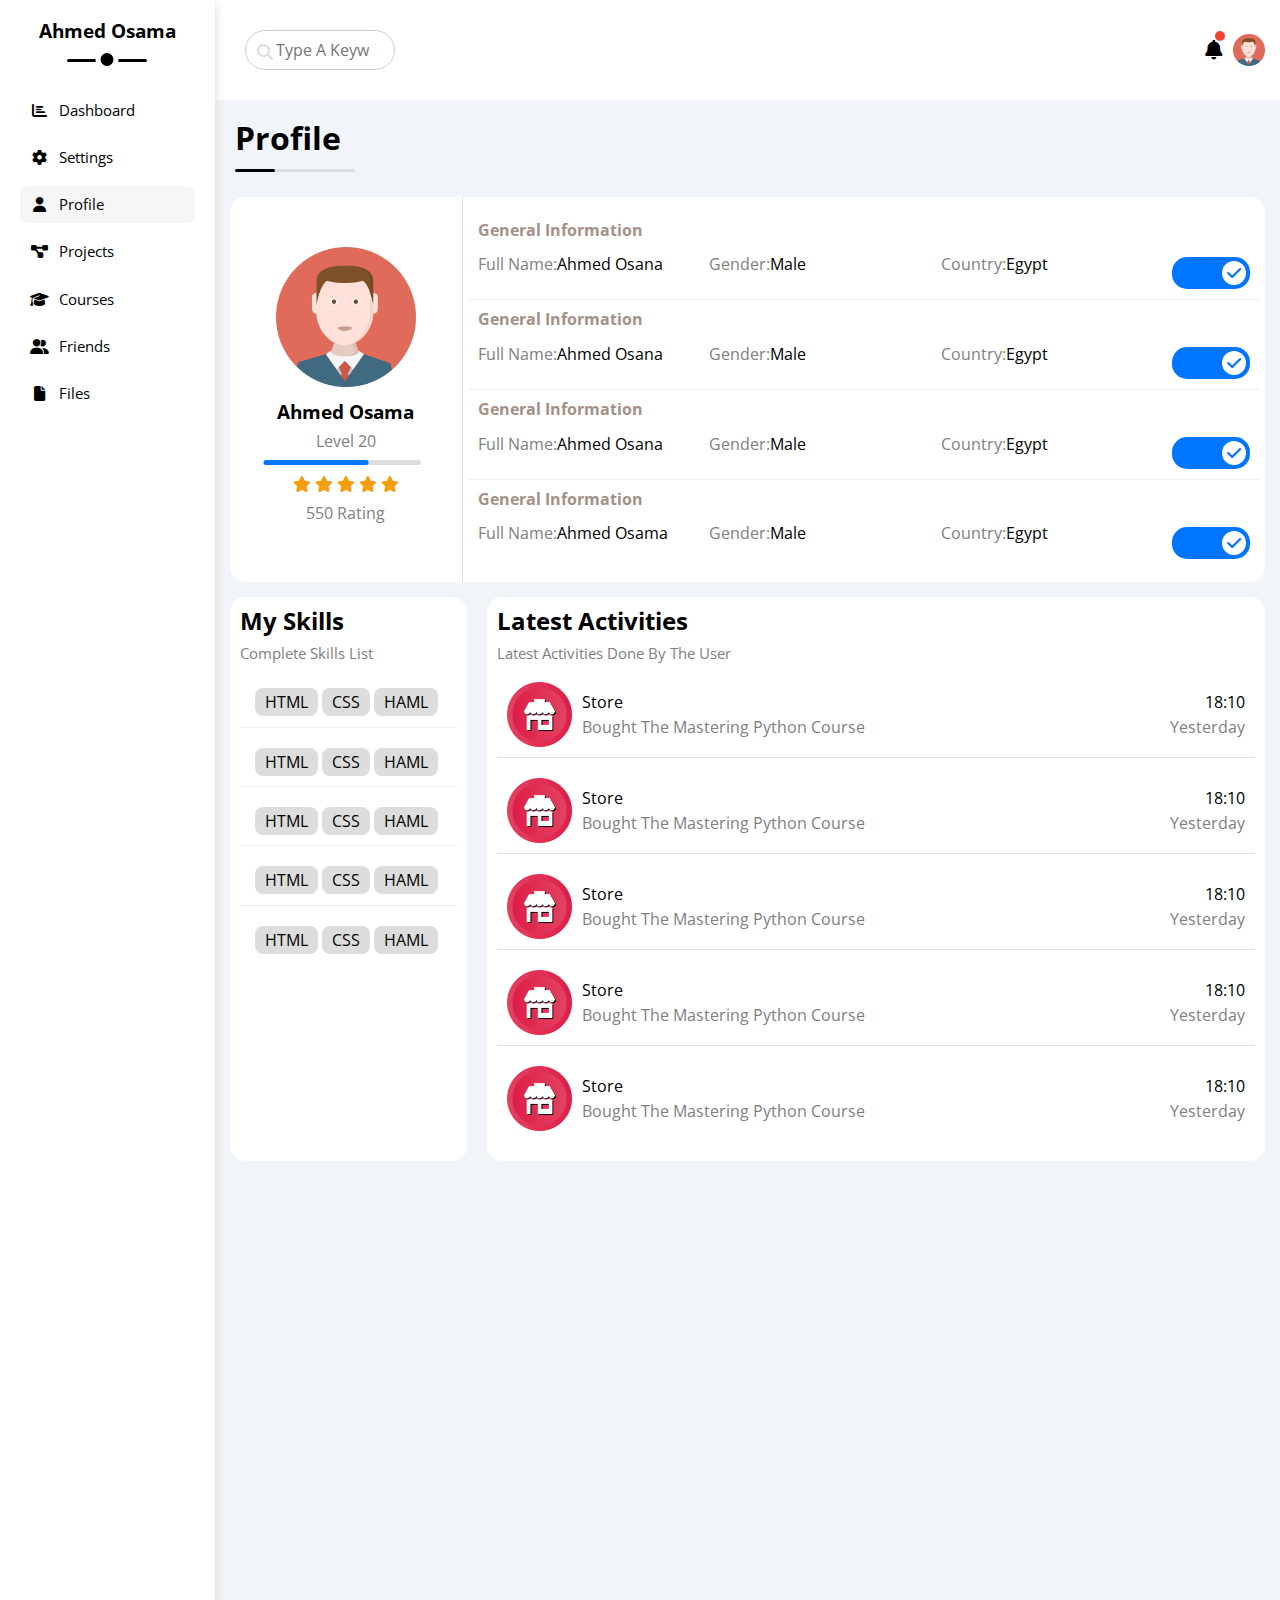
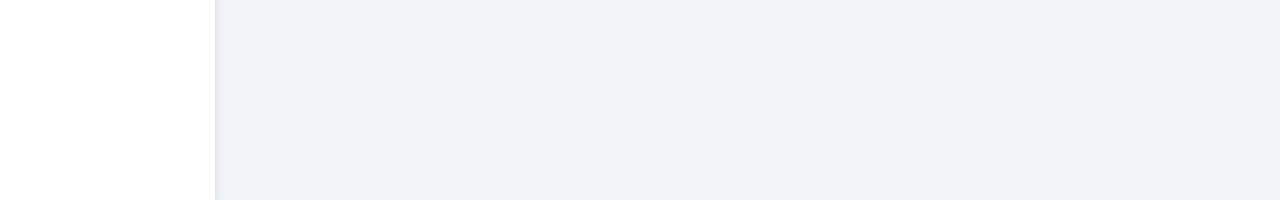
<file: profile.html>
<!DOCTYPE html>
<html lang="en">
<head>
    <meta charset="UTF-8">
    <meta name="viewport" content="width=device-width, initial-scale=1.0">
    <title>Settings</title>
  
    <!-- Render All Element Normally-->
    <link rel="stylesheet" href="css/normalize.css">
    <!-- Font Awesome library-->
  <link rel="stylesheet" href="css/all.min.css">
    <!-- Main Template CSS  File-->
    <link rel="stylesheet" href="css/master.css">
    <link rel="stylesheet" href="css/framework.css">
      <!-- Google Fonts -->
      <link rel="preconnect" href="https://fonts.googleapis.com">
<link rel="preconnect" href="https://fonts.gstatic.com" crossorigin>
<link href="https://fonts.googleapis.com/css2?family=Open+Sans:ital,wght@0,300..800;1,300..800&display=swap" rel="stylesheet">
</head>
<body>
    <div class="page d-flex">
       
        <div class="sidebar bg-white p-20 p-relative">
            <h3 class="p-relative txt-c mt-0">Ahmed Osama</h3>
            <ul >
                <li>
                    <a class=" d-flex align-center fs-14 c-black rad-6 p-10" href="index.html" >
                        <i class="fa-solid fa-chart-bar fa-fw mr-10"></i>
                     <span>Dashboard</span>
                    </a>
                    
                </li>
                <li>
                    <a class=" d-flex align-center fs-14 c-black rad-6 p-10" href="settings.html" >
                        <i class="fa-solid fa-gear fa-fw mr-10"></i>
                     <span>Settings</span>
                    </a>
                </li>
                <li>
                    <a class="active d-flex align-center fs-14 c-black rad-6 p-10" href="profile.html" >
                        <i class="fa-solid fa-user fa-fw mr-10"></i>
                     <span>Profile</span>
                    </a>
                </li>
                <li>
                    <a class=" d-flex align-center fs-14 c-black rad-6 p-10" href="projects.html" >
                        <i class="fa-solid fa-diagram-project fa-fw mr-10"></i>
                     <span>Projects</span>
                    </a>
                </li>
                <li>
                    <a class=" d-flex align-center fs-14 c-black rad-6 p-10" href="courses.html" >
                        <i class="fa-solid fa-graduation-cap fa-fw mr-10"></i>
                     <span>Courses</span>
                    </a>
                </li>
                <li>
                    <a class=" d-flex align-center fs-14 c-black rad-6 p-10" href="friends.html" >
                        <i class="fa-duotone fa-solid fa-user-group fa-fw mr-10"></i>
                     <span>Friends</span>
                    </a>
                </li>
                <li>
                    <a class=" d-flex align-center fs-14 c-black rad-6 p-10" href="files.html" >
                        <i class="fa-solid fa-file fa-fw mr-10"></i>
                     <span>Files</span>
                    </a>
                </li>
              
            </ul>
        </div>
        <div class="content w-full">
             <!--Start Head -->
            <div class="head bg-white p-15 between-flex">
                <div class="search p-relative">
                    <input class="p-10" type="search" placeholder="Type A Keyword">
                </div>
                <div class="icons d-flex align-center">
                    <span class="notification p-relative">
                        <i class="fa-sharp fa-solid fa-bell fa-lg"></i>
                    </span>
                    <img src="./imgs/avatar.png" alt="">
                </div>
            </div>
             <!--end Head -->
            <h1 class="p-relative">Profile</h1>
            <div class="profile-page">
                <div class="avatar-box">
                     <img src="./imgs/avatar.png">
                     <h3>Ahmed Osama</h3>
                     <p>Level 20</p>
                     <div class="level">
                        <span style="width: 70%"></span>
                     </div>
                     <div class="rating">
                        <i class="fa-solid fa-star "></i>
                        <i class="fa-solid fa-star "></i>
                        <i class="fa-solid fa-star "></i>
                        <i class="fa-solid fa-star "></i>
                        <i class="fa-solid fa-star "></i>
                     </div>
                     <p>550 Rating</p>
                </div>
                <div class="info-box">
                     <!--Start Information Row-->
                     <div class="box">
                        <h4>General Information</h4>
                        <div class="row-1">
                            <span>Full Name:</span>
                            <Span>Ahmed Osana</Span>
                        </div>
                        <div class="row-1">
                            <span>Gender:</span>
                            <Span>Male</Span>
                        </div>
                        <div class="row-1">
                            <span>Country:</span>
                            <Span>Egypt</Span>
                        </div>
                        <div>
                            <label>
                                <input checked class="toggle-checkbox" type="checkbox">
                                <div class="toggle-switch"></div>
                            </label>
                         </div>
                     </div>
                     <div class="box">
                        <h4>General Information</h4>
                        <div class="row-1">
                            <span>Full Name:</span>
                            <Span>Ahmed Osana</Span>
                        </div>
                        <div class="row-1">
                            <span>Gender:</span>
                            <Span>Male</Span>
                        </div>
                        <div class="row-1">
                            <span>Country:</span>
                            <Span>Egypt</Span>
                        </div>
                        <div>
                            <label>
                                <input checked class="toggle-checkbox" type="checkbox">
                                <div class="toggle-switch"></div>
                            </label>
                         </div>
                     </div>
                     <div class="box">
                        <h4>General Information</h4>
                        <div class="row-1">
                            <span>Full Name:</span>
                            <Span>Ahmed Osana</Span>
                        </div>
                        <div class="row-1">
                            <span>Gender:</span>
                            <Span>Male</Span>
                        </div>
                        <div class="row-1">
                            <span>Country:</span>
                            <Span>Egypt</Span>
                        </div>
                        <div>
                            <label>
                                <input checked class="toggle-checkbox" type="checkbox">
                                <div class="toggle-switch"></div>
                            </label>
                         </div>
                     </div>
                     <div class="box">
                        <h4>General Information</h4>
                        <div class="row-1">
                            <span>Full Name:</span>
                            <Span>Ahmed Osama</Span>
                        </div>
                        <div class="row-1">
                            <span>Gender:</span>
                            <Span>Male</Span>
                        </div>
                        <div class="row-1">
                            <span>Country:</span>
                            <Span>Egypt</Span>
                        </div>
                        <div>
                            <label>
                                <input checked class="toggle-checkbox" type="checkbox">
                                <div class="toggle-switch"></div>
                            </label>
                         </div>
                     </div>
                       <!--end Information Row-->
                </div>
             </div>
              <div class="profile-page2">
                <div class="other-data">
                    <div class="skills-card">
                        <h2>My Skills</h2>
                        <p>Complete Skills List</p>
                        <ul>
                            <li><span>HTML</span> <span>CSS</span> <span>HAML</span> </li>
                            <li><span>HTML</span> <span>CSS</span> <span>HAML</span></li>
                            <li><span>HTML</span> <span>CSS</span> <span>HAML</span></li>
                            <li><span>HTML</span> <span>CSS</span> <span>HAML</span></li>
                            <li><span>HTML</span> <span>CSS</span> <span>HAML</span></li>
                        </ul>
                    </div>
                    <div class="activities">
                        <h2>Latest Activities</h2>
                        <p>Latest Activities Done By The User</p>
                        <div class="activity">
                            <img src="./imgs/activity-01.png" alt="">
                            <div class="info">
                                <span>Store</span>
                                <span>Bought The Mastering Python Course</span>
                            </div>
                            <div class="tiime">
                                <span>18:10</span>
                                <span>Yesterday</span>
                            </div>
                        </div>
                        <div class="activity">
                            <img src="./imgs/activity-01.png" alt="">
                            <div class="info">
                                <span>Store</span>
                                <span>Bought The Mastering Python Course</span>
                            </div>
                            <div class="tiime">
                                <span>18:10</span>
                                <span>Yesterday</span>
                            </div>
                        </div>
                        <div class="activity">
                            <img src="./imgs/activity-01.png" alt="">
                            <div class="info">
                                <span>Store</span>
                                <span>Bought The Mastering Python Course</span>
                            </div>
                            <div class="tiime">
                                <span>18:10</span>
                                <span>Yesterday</span>
                            </div>
                        </div>
                        <div class="activity">
                            <img src="./imgs/activity-01.png" alt="">
                            <div class="info">
                                <span>Store</span>
                                <span>Bought The Mastering Python Course</span>
                            </div>
                            <div class="tiime">
                                <span>18:10</span>
                                <span>Yesterday</span>
                            </div>
                        </div>
                        <div class="activity">
                            <img src="./imgs/activity-01.png" alt="">
                            <div class="info">
                                <span>Store</span>
                                <span>Bought The Mastering Python Course</span>
                            </div>
                            <div class="tiime">
                                <span>18:10</span>
                                <span>Yesterday</span>
                            </div>
                        </div>
                    </div>
                </div>
              </div>



  
    </div>
    </div>
</body>
</html>
</file>
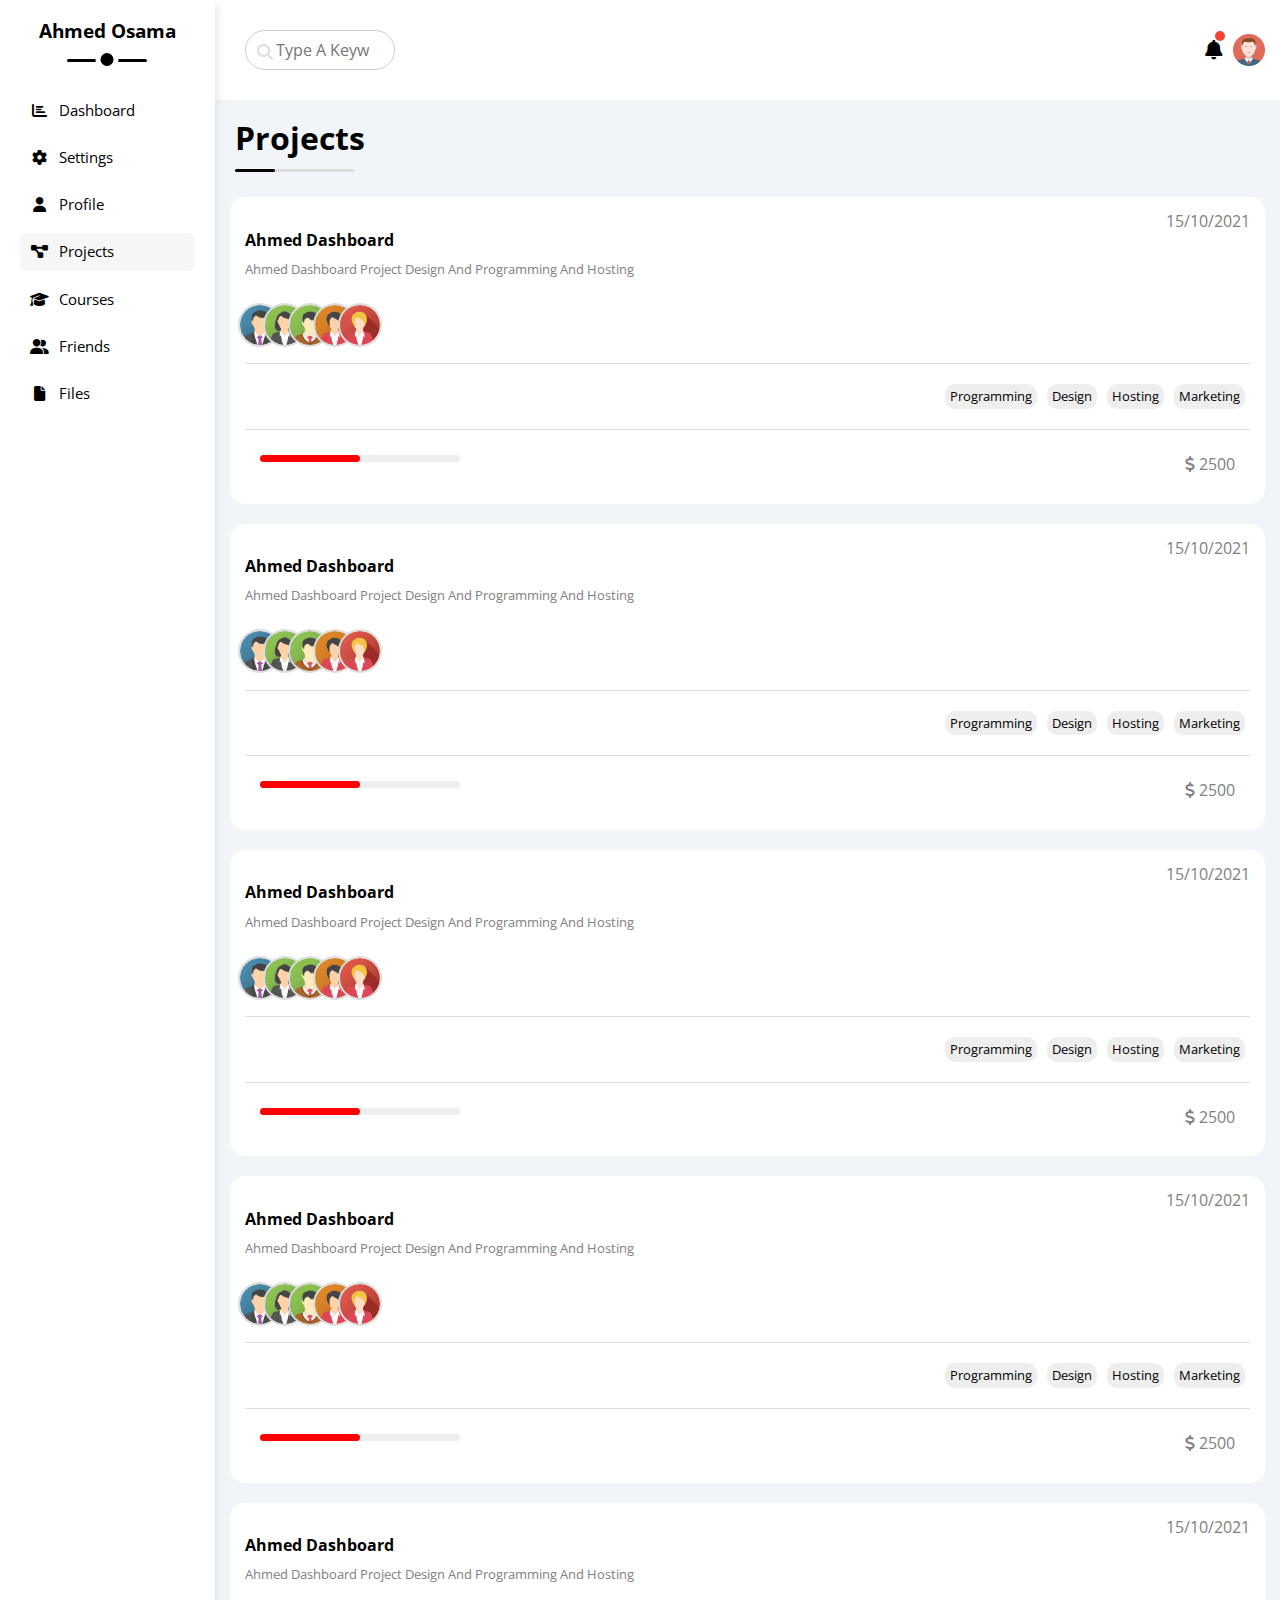
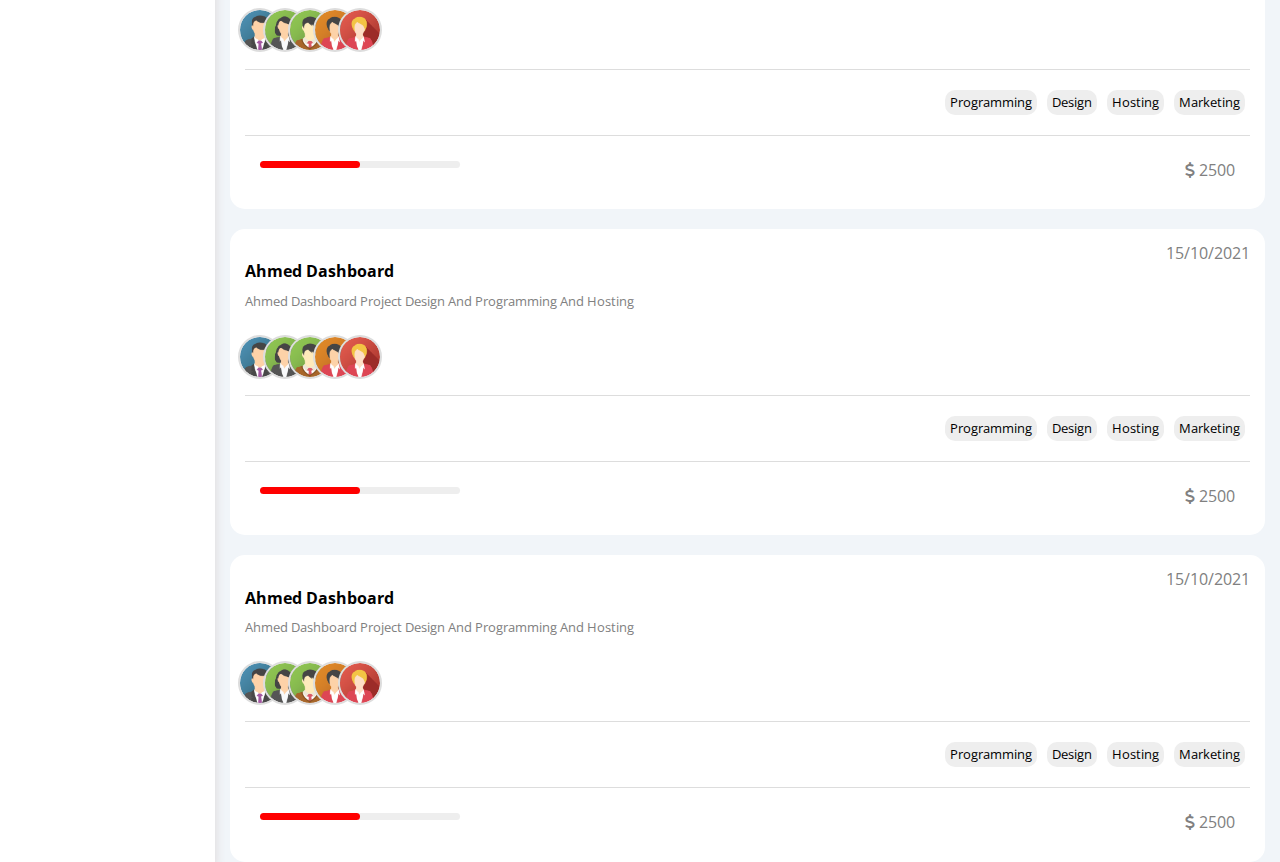
<file: projects.html>
<!DOCTYPE html>
<html lang="en">
<head>
    <meta charset="UTF-8">
    <meta name="viewport" content="width=device-width, initial-scale=1.0">
    <title>Dashboard</title>
  
    <!-- Render All Element Normally-->
    <link rel="stylesheet" href="css/normalize.css">
    <!-- Font Awesome library-->
  <link rel="stylesheet" href="css/all.min.css">
    <!-- Main Template CSS  File-->
    <link rel="stylesheet" href="css/master.css">
    <link rel="stylesheet" href="css/framework.css">
      <!-- Google Fonts -->
      <link rel="preconnect" href="https://fonts.googleapis.com">
<link rel="preconnect" href="https://fonts.gstatic.com" crossorigin>
<link href="https://fonts.googleapis.com/css2?family=Open+Sans:ital,wght@0,300..800;1,300..800&display=swap" rel="stylesheet">
</head>
<body>
    <div class="page d-flex">
       
        <div class="sidebar bg-white p-20 p-relative">
            <h3 class="p-relative txt-c mt-0">Ahmed Osama</h3>
            <ul >
                <li>
                    <a class=" d-flex align-center fs-14 c-black rad-6 p-10" href="index.html" >
                        <i class="fa-solid fa-chart-bar fa-fw mr-10"></i>
                     <span>Dashboard</span>
                    </a>
                    
                </li>
                <li>
                    <a class=" d-flex align-center fs-14 c-black rad-6 p-10" href="settings.html" >
                        <i class="fa-solid fa-gear fa-fw mr-10"></i>
                     <span>Settings</span>
                    </a>
                </li>
                <li>
                    <a class=" d-flex align-center fs-14 c-black rad-6 p-10" href="profile.html" >
                        <i class="fa-solid fa-user fa-fw mr-10"></i>
                     <span>Profile</span>
                    </a>
                </li>
                <li>
                    <a class="active d-flex align-center fs-14 c-black rad-6 p-10" href="projects.html" >
                        <i class="fa-solid fa-diagram-project fa-fw mr-10"></i>
                     <span>Projects</span>
                    </a>
                </li>
                <li>
                    <a class=" d-flex align-center fs-14 c-black rad-6 p-10" href="courses.html" >
                        <i class="fa-solid fa-graduation-cap fa-fw mr-10"></i>
                     <span>Courses</span>
                    </a>
                </li>
                <li>
                    <a class=" d-flex align-center fs-14 c-black rad-6 p-10" href="friends.html" >
                        <i class="fa-duotone fa-solid fa-user-group fa-fw mr-10"></i>
                     <span>Friends</span>
                    </a>
                </li>
                <li>
                    <a class=" d-flex align-center fs-14 c-black rad-6 p-10" href="files.html" >
                        <i class="fa-solid fa-file fa-fw mr-10"></i>
                     <span>Files</span>
                    </a>
                </li>
            
            </ul>
        </div>
        <div class="content w-full">
             <!--Start Head -->
            <div class="head bg-white p-15 between-flex">
                <div class="search p-relative">
                    <input class="p-10" type="search" placeholder="Type A Keyword">
                </div>
                <div class="icons d-flex align-center">
                    <span class="notification p-relative">
                        <i class="fa-sharp fa-solid fa-bell fa-lg"></i>
                    </span>
                    <img src="./imgs/avatar.png" alt="">
                </div>
            </div>
             <!--end Head -->
            <h1 class="p-relative">Projects</h1>
          <div class="projects-page">
            <div class="project-1">
                <span>15/10/2021</span>
                <h4>Ahmed Dashboard</h4>
                <p>Ahmed Dashboard Project Design And Programming And Hosting</p>
                <div class="team">
                   <a href="#"><img src="./imgs/team-01.png"></a>
                   <a href="#"><img src="./imgs/team-02.png"></a>
                   <a href="#"><img src="./imgs/team-03.png"></a>
                   <a href="#"><img src="./imgs/team-04.png"></a>
                   <a href="#"><img src="./imgs/team-05.png"></a>
                </div>
                <div class="techs">
                    <span>Programming</span>
                    <span>Design</span>
                    <span>Hosting</span>
                    <span>Marketing</span>
                </div>
                <div class="info">
                    <div class="progg">
                        <span style="width:50%"></span>
                    </div>
                    <div>
                        <i class="fa-solid fa-dollar-sign"></i>
                        2500
                    </div>
                </div>
            </div>
            <div class="project-1">
                <span>15/10/2021</span>
                <h4>Ahmed Dashboard</h4>
                <p>Ahmed Dashboard Project Design And Programming And Hosting</p>
                <div class="team">
                   <a href="#"><img src="./imgs/team-01.png"></a>
                   <a href="#"><img src="./imgs/team-02.png"></a>
                   <a href="#"><img src="./imgs/team-03.png"></a>
                   <a href="#"><img src="./imgs/team-04.png"></a>
                   <a href="#"><img src="./imgs/team-05.png"></a>
                </div>
                <div class="techs">
                    <span>Programming</span>
                    <span>Design</span>
                    <span>Hosting</span>
                    <span>Marketing</span>
                </div>
                <div class="info">
                    <div class="progg">
                        <span style="width:50%"></span>
                    </div>
                    <div>
                        <i class="fa-solid fa-dollar-sign"></i>
                        2500
                    </div>
                </div>
            </div>
            <div class="project-1">
                <span>15/10/2021</span>
                <h4>Ahmed Dashboard</h4>
                <p>Ahmed Dashboard Project Design And Programming And Hosting</p>
                <div class="team">
                   <a href="#"><img src="./imgs/team-01.png"></a>
                   <a href="#"><img src="./imgs/team-02.png"></a>
                   <a href="#"><img src="./imgs/team-03.png"></a>
                   <a href="#"><img src="./imgs/team-04.png"></a>
                   <a href="#"><img src="./imgs/team-05.png"></a>
                </div>
                <div class="techs">
                    <span>Programming</span>
                    <span>Design</span>
                    <span>Hosting</span>
                    <span>Marketing</span>
                </div>
                <div class="info">
                    <div class="progg">
                        <span style="width:50%"></span>
                    </div>
                    <div>
                        <i class="fa-solid fa-dollar-sign"></i>
                        2500
                    </div>
                </div>
            </div>
            <div class="project-1">
                <span>15/10/2021</span>
                <h4>Ahmed Dashboard</h4>
                <p>Ahmed Dashboard Project Design And Programming And Hosting</p>
                <div class="team">
                   <a href="#"><img src="./imgs/team-01.png"></a>
                   <a href="#"><img src="./imgs/team-02.png"></a>
                   <a href="#"><img src="./imgs/team-03.png"></a>
                   <a href="#"><img src="./imgs/team-04.png"></a>
                   <a href="#"><img src="./imgs/team-05.png"></a>
                </div>
                <div class="techs">
                    <span>Programming</span>
                    <span>Design</span>
                    <span>Hosting</span>
                    <span>Marketing</span>
                </div>
                <div class="info">
                    <div class="progg">
                        <span style="width:50%"></span>
                    </div>
                    <div>
                        <i class="fa-solid fa-dollar-sign"></i>
                        2500
                    </div>
                </div>
            </div>
            <div class="project-1">
                <span>15/10/2021</span>
                <h4>Ahmed Dashboard</h4>
                <p>Ahmed Dashboard Project Design And Programming And Hosting</p>
                <div class="team">
                   <a href="#"><img src="./imgs/team-01.png"></a>
                   <a href="#"><img src="./imgs/team-02.png"></a>
                   <a href="#"><img src="./imgs/team-03.png"></a>
                   <a href="#"><img src="./imgs/team-04.png"></a>
                   <a href="#"><img src="./imgs/team-05.png"></a>
                </div>
                <div class="techs">
                    <span>Programming</span>
                    <span>Design</span>
                    <span>Hosting</span>
                    <span>Marketing</span>
                </div>
                <div class="info">
                    <div class="progg">
                        <span style="width:50%"></span>
                    </div>
                    <div>
                        <i class="fa-solid fa-dollar-sign"></i>
                        2500
                    </div>
                </div>
            </div>
            <div class="project-1">
                <span>15/10/2021</span>
                <h4>Ahmed Dashboard</h4>
                <p>Ahmed Dashboard Project Design And Programming And Hosting</p>
                <div class="team">
                   <a href="#"><img src="./imgs/team-01.png"></a>
                   <a href="#"><img src="./imgs/team-02.png"></a>
                   <a href="#"><img src="./imgs/team-03.png"></a>
                   <a href="#"><img src="./imgs/team-04.png"></a>
                   <a href="#"><img src="./imgs/team-05.png"></a>
                </div>
                <div class="techs">
                    <span>Programming</span>
                    <span>Design</span>
                    <span>Hosting</span>
                    <span>Marketing</span>
                </div>
                <div class="info">
                    <div class="progg">
                        <span style="width:50%"></span>
                    </div>
                    <div>
                        <i class="fa-solid fa-dollar-sign"></i>
                        2500
                    </div>
                </div>
            </div>
            <div class="project-1">
                <span>15/10/2021</span>
                <h4>Ahmed Dashboard</h4>
                <p>Ahmed Dashboard Project Design And Programming And Hosting</p>
                <div class="team">
                   <a href="#"><img src="./imgs/team-01.png"></a>
                   <a href="#"><img src="./imgs/team-02.png"></a>
                   <a href="#"><img src="./imgs/team-03.png"></a>
                   <a href="#"><img src="./imgs/team-04.png"></a>
                   <a href="#"><img src="./imgs/team-05.png"></a>
                </div>
                <div class="techs">
                    <span>Programming</span>
                    <span>Design</span>
                    <span>Hosting</span>
                    <span>Marketing</span>
                </div>
                <div class="info">
                    <div class="progg">
                        <span style="width:50%"></span>
                    </div>
                    <div>
                        <i class="fa-solid fa-dollar-sign"></i>
                        2500
                    </div>
                </div>
            </div>
            
 </div>
 </div>
</div>
</body>
</html>
</file>
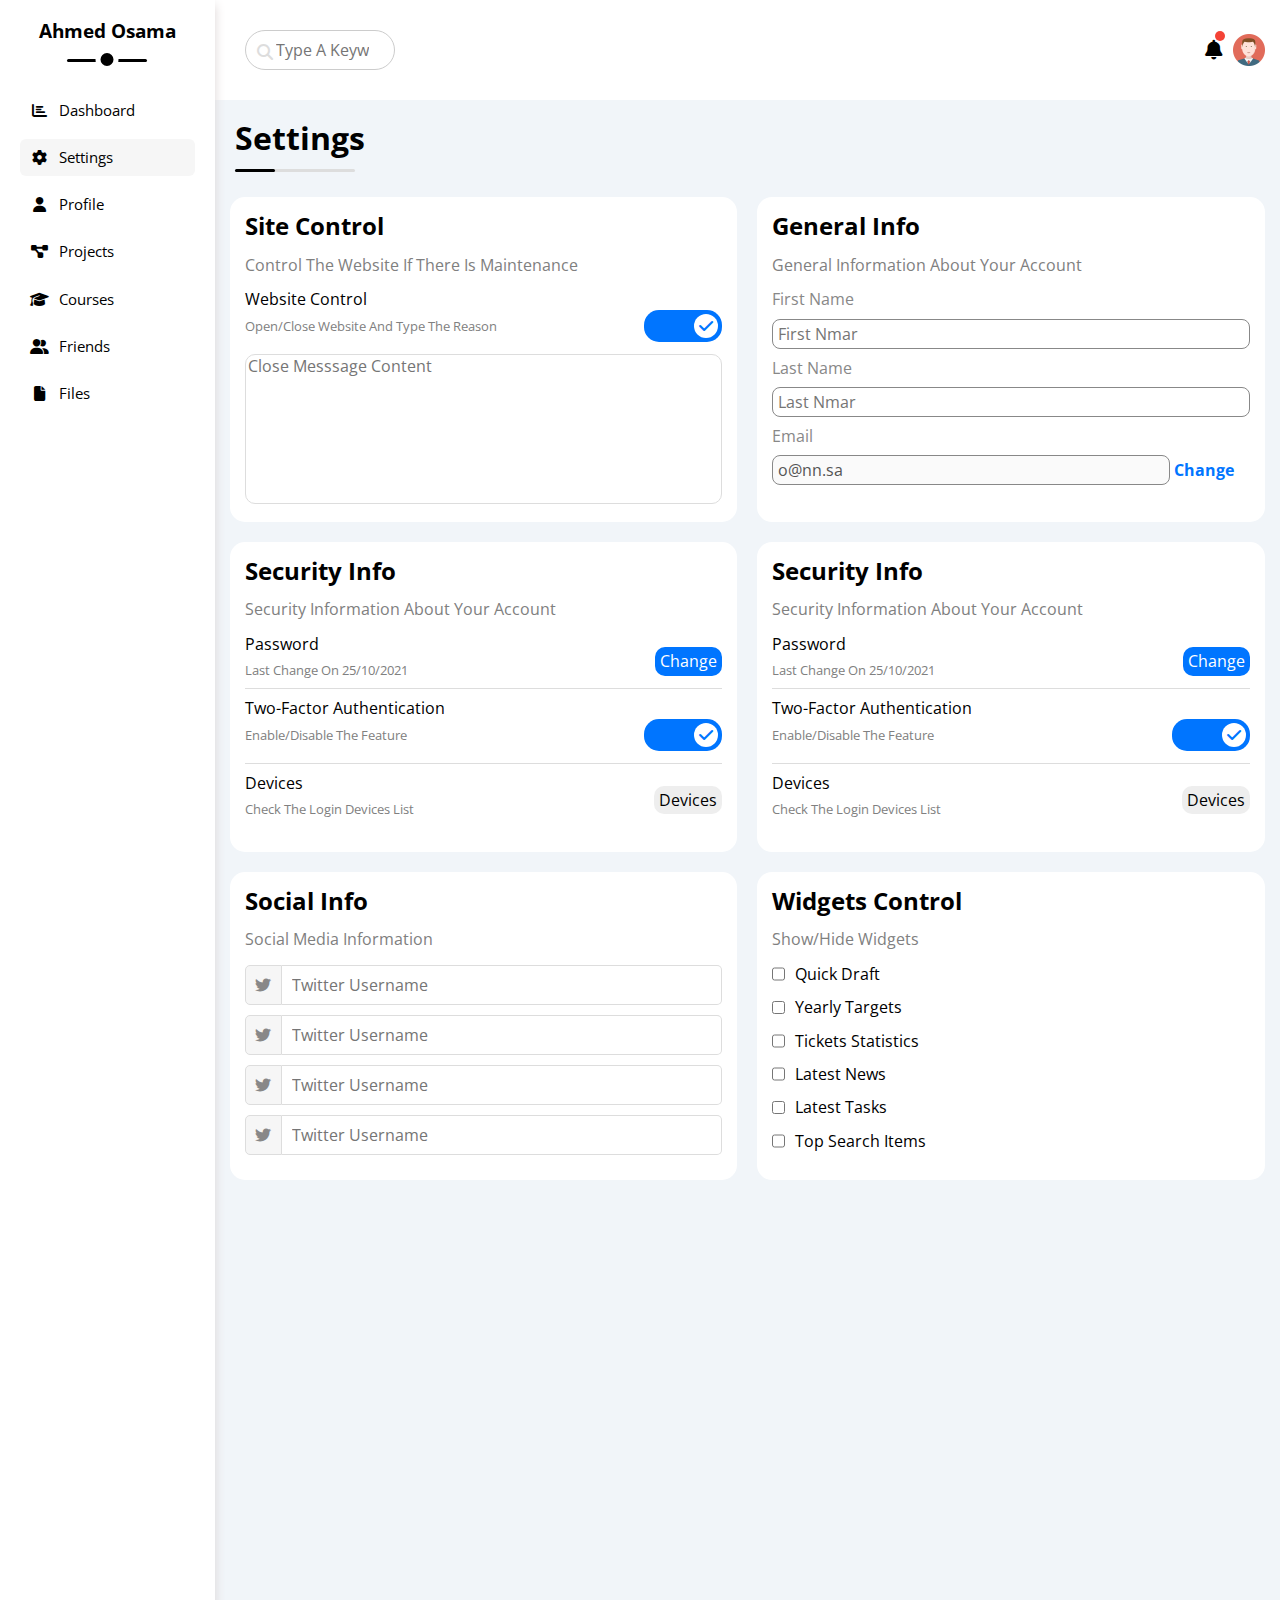
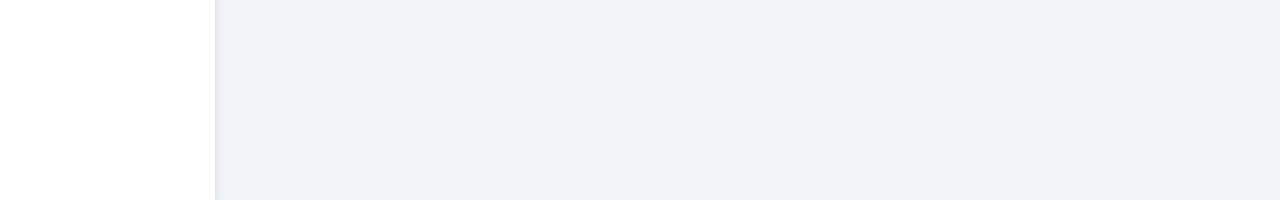
<file: settings.html>
<!DOCTYPE html>
<html lang="en">
<head>
    <meta charset="UTF-8">
    <meta name="viewport" content="width=device-width, initial-scale=1.0">
    <title>Settings</title>
  
    <!-- Render All Element Normally-->
    <link rel="stylesheet" href="css/normalize.css">
    <!-- Font Awesome library-->
  <link rel="stylesheet" href="css/all.min.css">
    <!-- Main Template CSS  File-->
    <link rel="stylesheet" href="css/master.css">
    <link rel="stylesheet" href="css/framework.css">
      <!-- Google Fonts -->
      <link rel="preconnect" href="https://fonts.googleapis.com">
<link rel="preconnect" href="https://fonts.gstatic.com" crossorigin>
<link href="https://fonts.googleapis.com/css2?family=Open+Sans:ital,wght@0,300..800;1,300..800&display=swap" rel="stylesheet">
</head>
<body>
    <div class="page d-flex">
       
        <div class="sidebar bg-white p-20 p-relative">
            <h3 class="p-relative txt-c mt-0">Ahmed Osama</h3>
            <ul >
                <li>
                    <a class=" d-flex align-center fs-14 c-black rad-6 p-10" href="index.html" >
                        <i class="fa-solid fa-chart-bar fa-fw mr-10"></i>
                     <span>Dashboard</span>
                    </a>
                    
                </li>
                <li>
                    <a class="active d-flex align-center fs-14 c-black rad-6 p-10" href="settings.html" >
                        <i class="fa-solid fa-gear fa-fw mr-10"></i>
                     <span>Settings</span>
                    </a>
                </li>
                <li>
                    <a class=" d-flex align-center fs-14 c-black rad-6 p-10" href="profile.html" >
                        <i class="fa-solid fa-user fa-fw mr-10"></i>
                     <span>Profile</span>
                    </a>
                </li>
                <li>
                    <a class=" d-flex align-center fs-14 c-black rad-6 p-10" href="projects.html" >
                        <i class="fa-solid fa-diagram-project fa-fw mr-10"></i>
                     <span>Projects</span>
                    </a>
                </li>
                <li>
                    <a class=" d-flex align-center fs-14 c-black rad-6 p-10" href="courses.html" >
                        <i class="fa-solid fa-graduation-cap fa-fw mr-10"></i>
                     <span>Courses</span>
                    </a>
                </li>
                <li>
                    <a class=" d-flex align-center fs-14 c-black rad-6 p-10" href="friends.html" >
                        <i class="fa-duotone fa-solid fa-user-group fa-fw mr-10"></i>
                     <span>Friends</span>
                    </a>
                </li>
                <li>
                    <a class=" d-flex align-center fs-14 c-black rad-6 p-10" href="files.html" >
                        <i class="fa-solid fa-file fa-fw mr-10"></i>
                     <span>Files</span>
                    </a>
                </li>
             
            </ul>
        </div>
        <div class="content w-full">
             <!--Start Head -->
            <div class="head bg-white p-15 between-flex">
                <div class="search p-relative">
                    <input class="p-10" type="search" placeholder="Type A Keyword">
                </div>
                <div class="icons d-flex align-center">
                    <span class="notification p-relative">
                        <i class="fa-sharp fa-solid fa-bell fa-lg"></i>
                    </span>
                    <img src="./imgs/avatar.png" alt="">
                </div>
            </div>
             <!--end Head -->
            <h1 class="p-relative">Settings</h1>
        <div class="settings-page">
            <!--Start set-1 -->
            <div class="set-1">
                <h2>Site Control</h2>
                <p>Control The Website If There Is Maintenance</p>
                <div class="lab">
                    <div>
                        <span>Website Control</span>
                        <p class="p-1">Open/Close Website And Type The Reason</p>
                    </div>
                    <div>
                <label>
                    <input checked class="toggle-checkbox" type="checkbox">
                    <div class="toggle-switch"></div>
                </label>
                    </div>
                </div>
                <textarea placeholder="Close Messsage Content"></textarea>
            </div>
            <!--end set-1 -->
            <!--Start General Info -->
            <div class="general">
                <h2>General Info</h2>
                <p>General Information About Your Account</p>
                <div class="lab">
                    <label for="first">First Name</label>
                    <input type="text" placeholder="First Nmar" id="first">
                </div>
                <div class="lab">
                    <label for="two">Last Name</label>
                    <input type="text" placeholder="Last Nmar" id="two">
                </div>
                <div class="email">
                    <label for="email">Email</label>
                    <input disabled value="o@nn.sa" type="email" id="email">
                    <a>Change</a>
                </div>
            </div>
             <!--end General Info -->
              <!--Start Security Info -->
              <div class="set-1 security">
                <h2>Security Info</h2>
                <p>Security Information About Your Account</p>
                <div class="lab secu">
                    <div>
                        <span>Password</span>
                        <p class="p-1">Last Change On 25/10/2021</p>
                    </div>
                    <a href="#">Change</a>
                </div>
                <div class="lab secu-lab">
                    <div>
                        <span>Two-Factor Authentication</span>
                        <p class="p-1">Enable/Disable The Feature</p>
                    </div>
                    <div>
                <label >
                    <input checked class="toggle-checkbox" type="checkbox">
                    <div class="toggle-switch"></div>
                </label>
                    </div>
                </div>
                <div class="lab secu secu-change">
                    <div>
                        <span>Devices</span>
                        <p class="p-1">Check The Login Devices List</p>
                    </div>
                    <a href="#">Devices</a>
                </div>
            </div>
         <!--end Security Info -->
         <div class="set-1 security">
            <h2>Security Info</h2>
            <p>Security Information About Your Account</p>
            <div class="lab secu">
                <div>
                    <span>Password</span>
                    <p class="p-1">Last Change On 25/10/2021</p>
                </div>
                <a href="#">Change</a>
            </div>
            <div class="lab secu-lab">
                <div>
                    <span>Two-Factor Authentication</span>
                    <p class="p-1">Enable/Disable The Feature</p>
                </div>
                <div>
            <label >
                <input checked class="toggle-checkbox" type="checkbox">
                <div class="toggle-switch"></div>
            </label>
                </div>
            </div>
            <div class="lab secu secu-change">
                <div>
                    <span>Devices</span>
                    <p class="p-1">Check The Login Devices List</p>
                </div>
                <a href="#">Devices</a>
            </div>
        </div>
        <!--Start Social-->
        <div class="set-1 social">
            <h2>Social Info</h2>
            <p>Social Media Information</p>
            <div class="soc-set">
                <i class="fa-brands fa-twitter"></i>
                <input type="text" placeholder="Twitter Username">
            </div>
            <div class="soc-set">
                <i class="fa-brands fa-twitter"></i>
                <input type="text" placeholder="Twitter Username">
            </div>
            <div class="soc-set">
                <i class="fa-brands fa-twitter"></i>
                <input type="text" placeholder="Twitter Username">
            </div>
            <div class="soc-set">
                <i class="fa-brands fa-twitter"></i>
                <input type="text" placeholder="Twitter Username">
            </div>
        </div>
        <!--end Social-->
               <!--Start Widgets Control-->
         <div class="set-1 control">
                <h2>Widgets Control</h2>
                <p>Show/Hide Widgets</p>
                <div class="one">
                    <input type="checkbox" id="Quick">
                    <label for="Quick">Quick Draft</label>
                </div>
                <div class="one">
                    <input type="checkbox" id="Targets">
                    <label for="Targets">Yearly Targets</label>
                </div>
                <div class="one">
                    <input type="checkbox" id="Statistics">
                    <label for="Statistics">Tickets Statistics</label>
                </div>
                <div class="one">
                    <input type="checkbox" id="News">
                    <label for="News">Latest News</label>
                </div>
                <div class="one">
                    <input type="checkbox" id="Tasks">
                    <label for="Tasks">Latest Tasks</label>
                </div>
                <div class="one">
                    <input type="checkbox" id="Items">
                    <label for="Items">Top Search Items</label>
                </div>
         </div>
            <!--end Widgets Control-->
           
    </div>
    </div>
    </div>
</body>
</html>
</file>
<file: css/master.css>
* {
    box-sizing: border-box;
}
body {
    font-family: "Open Sans", serif;
    margin: 0;
}
a {
    text-decoration: none;
}

ul {
    list-style: none;
    padding: 0;
}
/*Start Scroll*/
::-webkit-scrollbar {
    width: 15px;
}
::-webkit-scrollbar-track {
    background-color: rgb(252, 239, 239);
}
::-webkit-scrollbar-thumb {
    background-color: var( --blue-color);
}
::-webkit-scrollbar-thumb:hover {
    background-color: var(--blue-alt-color);
}
/*end Scroll*/

/* Start Sidebar */
.sidebar {
    min-height: 200vh;
    box-shadow: 0px 5px 10px#ddd5d5;
    width: 250px;
}
.sidebar > h3 {
    margin-bottom: 50px;
}
.sidebar > h3::before {
    content: "";
    position: absolute;
    background-color: black;
    width: 80px;
    height: 3px;
    border-radius: 5px;
    bottom: -20px;
    transform: translateX(-50%);
    left: 50%;
}
.sidebar > h3::after {
    content: "";
    position: absolute;
    width: 13px;
    height: 13px;
    background-color: black;
    border-radius: 50%;
    bottom: -29px;
    transform: translateX(-50%);
    left: 50%;
    border: 5px solid white;
}
.sidebar a.active {
    background-color: #F6F6F6;
}
.sidebar a:hover {
    background-color: #F6F6F6;
}
.sidebar a {
    margin-bottom: 10px;
    font-size: 15px;
    transition: 0.3s;
}
@media (max-width: 767px) {
    .sidebar {
        width: 75px;
        padding: 10px;
    }
    .sidebar h3, 
    .sidebar span,
    .sidebar > h3::after,
    .sidebar > h3::before
    {
        display: none;
    }
   
}
/* end Sidebar */

/* start content */

.content {
    overflow: hidden;
    background-color: #F1F5F9;
}
.content .head input {
    border-radius: 20px;
    width: 150px;
    outline: none;
    border: 1px solid #CCC;
    transition: 0.3s;
    padding-left: 30px;
    
    
}
.content .head input:focus {
    width: 200px;
}
.content .head .search::before {
    font-family: "Font Awesome 6 Free";
    content: "\f002";
    font-weight: 900;
    position: absolute;
    bottom: 0;
    left: 27px;
    top: 60%;
    transform: translateY(-50%);
    color: #DDD;
}

.content .head input:focus::placeholder {
    opacity: 0;
}
.head .icons .notification::before {
    content: "";
    position: absolute;
    width: 10px;
    height: 10px;
    background-color: var(--red-color);
    border-radius: 50%;
    transform: translateX(-50%);
    left: 85%;
    top: -10px;
}
.head .icons img {
    width: 32px;
    height: 32px;
   margin-left: 10px;
   
}
/* end content */
.page h1 {
    margin: 20px 20px 40px;
    
    
}
.page h1::before,.page h1::after {
    content: "";
    position: absolute;
    height: 3px;
    transform: translateX(-50%);
    bottom: -15px;
    left: 60px;
    border-radius: 10px;
}
.page h1::before {
    content: "";
    position: absolute;
    background-color: #DDD;
    width: 120px;
}
.page h1::after {
    content: "";
    position: absolute;
    background-color: black;
    width: 40px;
    left: 20px;
}

/* start wrapper */
.wrapper {
    grid-template-columns: repeat(auto-fill, minmax(450px, 1fr));
    margin-left: 15px;
    margin-right: 15px;
}
.wrapper .welcome {
    border-radius: 20px;
    overflow: hidden;
}
.wrapper .welcome .intro {
    display: flex;
    justify-content: space-between;
    background-color: #eee;
    padding: 15px;
}
.wrapper .welcome .intro p {
    font-size: 10px;
}
.wrapper .welcome .intro .img-1 {
    width: 150px;
}
.wrapper .welcome .img-2 {
    width: 65px;
    border-radius: 50%;
    border: 5px solid white;
    margin-left: 10px;
    margin-top: -30px;
    box-shadow: 0px 0px 15px #DDD;
   
    
}
.welcome .body {
    padding: 20px;
    display: flex;
    text-align: center;
    border-top: 1px solid #DDD;
    border-bottom: 1px solid #DDD;
    margin: 30px 0px;
}
.welcome .body > div {
    display: block;
    width: 100%;

}
.welcome .body span {
    display: block;
    color: gray;
    font-size: 12px;
    padding: 10px;
}
.visit {
    margin: 0 15px 15px auto;
    width: fit-content;
    display: block;
    background-color: var(--blue-color);
    border-radius: 10px;
    padding: 10px;
    color: white;
    font-size: 15px;
    font-weight: bold;
    transition: 0.3s;
}
.visit:hover {
    background-color: var(--blue-alt-color);
}
@media (max-width: 767px) {
    .wrapper {
        grid-template-columns: minmax(220px, 1fr);
       margin-right: 15px;
       
    }
    .wrapper .intro .img-1 {
        display: none;
    } 
    .wrapper .welcome .img-2  {
        text-align: center;
        display: block;
        margin: -30px auto auto auto;
    }
    .wrapper .body { 
        flex-direction: column;
    }
    .wrapper .body > div {
        padding: 7px;
    }
}
/* start end */
/* Start Quick Draft Widget */
.quick-draft {
    background-color: white;
    border-radius: 20px;
    padding: 10px;
}
.quick-draft h2 {
margin: 0;

}
.quick-draft p {
    margin: 0;
    margin-top: 10px;
    color: gray;
}
.quick-draft form {
 display: flex;
 flex-direction: column;
 margin-top: 15px;
 gap: 15px;
}
.quick-draft form .btn-1 {
    background-color: #EEEEEE;
    outline: none;
    border: none;
    border-radius: 10px;
    height: 30px;
    padding-left: 10px;
}
.quick-draft form textarea {
    background-color: #EEEEEE;
    outline: none;
    border: none;
    border-radius: 10px;
    height: 150px;
    padding: 10px;
}
.quick-draft form .btn-1-1 {
    margin: 0 10px 15px auto;
    width: fit-content;
    display: block;
    background-color: var(--blue-color);
    border-radius: 10px;
    padding: 10px;
    color: white;
    font-size: 15px;
    font-weight: bold;
    transition: 0.3s;
    border: none;
    cursor: pointer;
}
.quick-draft form .btn-1-1:hover {
    background-color: var(--blue-alt-color);
}

/* end Quick Draft Widget */
/* Start Targets */
.targets {
    background-color: white;
    border-radius: 15px;
    padding: 10px;
}
.targets h2 {
    margin: 0;
}
.targets p {
    margin: 10px 0px ;
    color: gray;
}
.targets .target-row {
    display: flex;
    align-items: center;
    justify-content: center;
    
}
.target-row .icon {
    width: 80px;
    height: 80px;
    background-color: rgba(0, 0, 255, 0.178);
    text-align: center;
    display: flex;
    align-items: center;
    justify-content: center;
    color: blue;
    margin-right: 10px;
    margin-bottom: 10px;
}
.target-row .details {
   
    display: block;
    width: 100%;

}
.target-row .details .span-1 {
    display: block;
    padding-bottom: 10px;
    color: gray;
    font-size: 13px;
    font-weight: bold;
}
.target-row .details .span-2 {
    font-weight: bold;
    margin-bottom: 10px;
    display: block;
}
.target-row .details .progress {
    background-color: #CCE3FF;
    height: 5px;
    border-radius: 5px;
}
.target-row .details .progress .span-3 {
display: block;
text-align: right;
background-color: #0075FF;
height: 5px;
border-radius: 5px;

}
.target-row .details .progress .span-3 span {
    background-color: #0075FF;
    border-radius: 5px;
    padding: 3px 3px;
    font-size: 10px;
    color: white;
    position: relative;
    top: -30px;
}
.target-row .details .progress .span-3 span::before {
    content: "";
    position: absolute;
    border-color: #0075FF transparent transparent transparent;
    border-width: 6px;
    border-style: solid;
    bottom: -6px;
    transform: translatey(50%);
    left: 30%;
}
/* end Targets */
/* start Ticket */
.tickets {
background-color: white;
padding: 15px;
border-radius: 15px;

}
.tickets h2 {
    margin: 0;
}
.tickets p {
    color: gray;
}
.tickets .tick-parent {
    display: flex;
    flex-wrap: wrap;
    gap: 10px;
}
.tickets .tick-parent .box {
    border: 2px solid gray;
    width: calc(50% - 10px);
    padding: 10px;
    border-radius: 10px;
    display: flex;
    flex-direction: column;
    justify-content: center;
    align-items: center;
    gap: 10px;
}
.tickets .tick-parent .box i {
    color: #0075FF;
}
.tickets .tick-parent .box .sp-1 {
    font-weight: 900;
    font-size: 20px;
}
.tickets .tick-parent .box > span:last-child {
    color:gray ;
    font-size: 13px;
    font-weight: 900;
}
@media (max-width: 767px) {
    .tickets .tick-parent {
        flex-direction: column;
    }
    .tickets .tick-parent .box {
        width: 100%;
    }
}
/* end Ticket */
/* Start latest */
.latest {
    background-color: white;
    padding: 15px;
    border-radius: 20px;
}
.latest h2 {
    margin: 0 0 5px 0;
}
.latest .news-row {
    display: flex;
    flex-wrap: wrap;
    gap: 10px;
}
.latest .news-row .box {
    display: flex;
    align-items: center;
    width: 100%;
    padding: 15px 0;
}
.latest .news-row .box:not(:last-child) {
    border-bottom: 1px solid #DDD;
}
.latest .news-row .box img {
    width: 100px;
    border-radius: 10px;
    margin-right: 10px;
}
.latest .news-row .box .info {
 display: flex;
 flex-direction: column;
 justify-content: space-between;
 flex: 1;
 
}
.latest .news-row .box .info + div {
    font-size: 13px;
    background-color: #DDD;
    padding: 5px;
    border-radius: 10px;
}
.latest .news-row .box .info h3 {
   margin: 0 0 10px 0;
   font-size: 15px;

}
.latest .news-row .box .info p {
    margin: 0;
    color: gray;
    font-size: 13px;
}
@media (max-width: 767px) {
    .latest {
        text-align: center;
    }
    .latest .news-row .box {
      flex-direction: column;
      text-align: center;
   }
   .latest .news-row .box img {
    margin-bottom: 5px;
   }
   .latest .news-row .box .info p {
    margin-bottom: 5px;
   }
}
/* end latest */
/* Start Tasks */
.tasks {
    background-color: white;
    padding: 15px;
    border-radius: 15px;
}
.tasks h2 {
    margin: 0 0 8px 0;
}
.tasks .task-row {
 display: flex;
 justify-content: space-between;
 margin-bottom: 10px;
 align-items: center;
 padding: 10px;
}
.tasks .task-row:not(:last-child) {
    border-bottom: 1px solid #DDD;
}
.tasks .task-row i {
    transition: 0.5s;
}
.tasks .task-row i:hover {
    color: red;
    cursor: pointer;
}
.tasks .task-row .info h3 {
    margin: 0 0 10px 0;
    font-size: 15px;
}
.tasks .task-row .info p {
    margin: 0;
    color: gray;
    font-size: 13px;
}
.tasks .info-3 {
    opacity: 0.5;
}
/* end Tasks */
/*Start Top Search*/
.search {
    border-radius: 20px;
    background-color: white;
    padding: 15px;
}
.search h2 {
    margin: 0 0 15px 0;

}
.search .items-head {
    display: flex;
    justify-content: space-between;
    margin-bottom: 15px;
    color: #DDD;
}
.search .items-body {
    display: flex;
    justify-content: space-between;
    margin-bottom: 15px;
} 
.search .items-body span:last-child {
    background-color: #DDD;
    padding: 8px;
    border-radius: 10px;
    font-size: 13px;
}
/*end Top Search*/
/* Start Uploads */
.uploads {
    border-radius: 20px;
    background-color: white;
    padding: 15px;
}
.uploads h2 {
    margin: 0 0 15px 0;
}
.uploads .u-p {
   
}
.uploads .u-p li {
    display: flex;
    justify-content: space-between;
    align-items: center;
    margin-bottom: 15px;
   
    padding-bottom: 15px;
}
.uploads .u-p li:not(:last-child) {
    border-bottom: 1px solid #EEE;
}
.uploads .u-p li .img-s {
    width: 200px;
    display: flex;
}
.uploads .u-p li .img-s img {
    margin-right: 10px;
    width: 40px;
}
.uploads .u-p li .img-s.spa-2 {
    
}
.uploads .u-p li .img-s .spa-2 span:last-child {
   color:gray;
   display: block;
}
.uploads .u-p li .meg {
   background-color: #DDD;
   padding: 5px 10px;
   border-radius: 10px;
   width: 50px;
   font-size: 10px;
}
/* end Uploads */
/*Start Project Progress*/
.project {
    border-radius: 20px;
    background-color: white;
    padding: 15px;
}
.project h2 {
    margin: 0 0 15px 0;
}
.project ul {
    position: relative;
}
.project ul::before {
content: "";
position: absolute;
width: 2px;
height: 100%;
background-color: var(--blue-color);
}

.project ul li {
    position: relative;
    margin: 0 10px 30px 30px;
    
}
.project ul li:before {
content: "";
position: absolute;
width: 15px;
height: 15px;
border-radius: 50%;
left: -38px;
top: 0;
background-color: white;
border: 2px solid white;
outline:2px solid var(--blue-alt-color);
}
.project ul li.done::before {
    content: "";
    position: absolute;
    width: 15px;
    height: 15px;
    border-radius: 50%;
    background-color: var(--blue-color);
    left: -38px;
    top: 0;
    border: 2px solid white;
    outline:2px solid var(--blue-alt-color);
}
/*end Project Progress*/
/*Start Reminders*/
.reminders {
    border-radius: 20px;
    background-color: white;
    padding: 15px;
}
.reminders h2 {
    margin: 0 0 15px 0;
}
.reminders ul {

}
.reminders ul li {
    display: flex;
    gap: 10px;
    margin-bottom: 10px;
}

.reminders ul li span.spa-1 {
    width: 13px;
    height: 13px;
    border-radius: 50%;
    background-color: var(--blue-color);
    margin-top: 10px;
    margin-left: 5px;
}
.reminders ul li .rem-1 {
    border-left: 2px solid var(--blue-color);
    padding-left: 10px;
}
.reminders ul li .rem-1 p {
 margin: 0;
 font-size: 15px;
 font-weight: bold;
}
.reminders ul li .rem-1  span {
    font-size: 10px;
    color: gray;
}
/*end Reminders*/
/*Start post*/
.post {
    border-radius: 20px;
    background-color: white;
    padding: 15px;
}
.post h2 {
    margin: 0 0 15px 0;
}
.post .top {
 display: flex;
 align-items: center;
 border-bottom: 1px solid #DDD;
 padding-bottom: 15px;
}
.post .top img {
    width: 40px;
    margin-right: 10px;
}
.post .top .info {

}
.post .top .info span:first-child {
    display: block;
    font-size: 13px;
    font-weight: bold;
}
.post .top .info span:last-child {
    font-size: 13px;
    color: gray;
}
.post .content {
    line-height: 1.7;
    text-transform:capitalize;
    padding: 15px 0 15px 10px;
    background-color: white;
    border-bottom: 1px solid #DDD;
}
.post .stats {
    display: flex;
    justify-content: space-between;
    padding: 20px 0;
}
.post .stats div {
    color: gray;
}
/*end post*/
/*Start Social*/
.social {
    border-radius: 20px;
    background-color: white;
    padding: 15px;
}
.social h2 {
    margin: 0 0 15px 0;
}
.social .box {
background-color: #D2ECFC;
padding-right: 20px;
display: flex;
align-items: center;
justify-content: space-between;
margin-bottom: 10px;
}
.social .box i {
    background-color: #1DA1F2;
    padding: 10px;
    color: white;
    transition: 0.5s;
}
.social .box i:hover {
    transform: rotate(10deg);
}
.social .box span {
 color: #1DABF5;
}
.social .box a {
    color: white;
    padding: 5px;
    background-color: #1DA1F2;
    border-radius: 10px;
    font-size: 13px;
}
.social .box.facebook {
    background-color: #D1E4FC;
}
.social .box.facebook > i {
    background-color:  #1877F2;
    width: 52px;
    text-align: center;
}
.social .box.facebook > a {
    background-color: #1877F2;
}
.social .box.youtube {
    background-color: #FFCCCC;
}
.social .box.youtube > i {
    background-color:  #FF0000;
    width: 52px;
    text-align: center;
}
.social .box.youtube > a {
    background-color: #FF0000;
}
/*end Social*/
/* Start Table */
.table {
    margin:20px ;
    border-radius: 20px;
    background-color: white;
    padding: 20px;
    overflow-x: auto;
}
.table h2 {
    margin: 0 0 15px 0;
}
.table table {
    width: 1400px;
    border: 1px solid #DDD;
}
.table .responsive-table {
   
}
.table .responsive-table thead {
width: 100%;
text-align: center;
background-color: #EEEEEE;

}
.table .responsive-table thead th {
    padding: 10px 0;
    
}
.table .responsive-table tbody {
    font-weight: normal;
    font-size: 13px;
    
}

.table .responsive-table tbody th img {
    width: 30px;
    border-radius: 50%;
    outline: 2px solid #DDD;

}
.table .responsive-table tbody th {
    padding: 10px;
    border: 1px solid #DDD;
}
.table .responsive-table tbody th img:not(:first-child) {
    width: 30px;
    border-radius: 50%;
    margin-left: -15px;
    
    
}
.table .responsive-table tbody th span {
    background-color: #F59E0B;
    border-radius: 10px;
    padding: 3px 5px;
    color: white;
}

/* end Table */
/*start settings*/

/*input checkbox */
.toggle-checkbox {
    -webkit-appearance:none;
    appearance: none; 
}
.toggle-switch {
    position: relative;
    width: 78px;
    height: 32px;
    background-color: #DDD;
    border-radius: 15px;
    transition: 0.3s;
    cursor: pointer;
}
.toggle-switch::before {
    font-family: "Font Awesome 6 Free";
    content:"\f00d";
    font-weight: 900;
    position: absolute;
    top: 4px;
    left: 4px;
    width: 24px;
    height: 24px;
    border-radius: 50%;
    display: flex;
    align-items: center;
    justify-content: center;
    color: #aaa;
    background-color: #FFFFFF;
    transition: 0.3s;
}
.toggle-checkbox:checked + .toggle-switch {
    background-color: var(--blue-color);
}
.toggle-checkbox:checked + .toggle-switch::before {
    content: "\f00c";
    left: 50px;
    color: var(--blue-color);
}
/*input checkbox */
.settings-page {
    display: grid;
    grid-template-columns: repeat(auto-fill, minmax(500px, 1fr));
    margin-left: 15px;
    margin-right: 15px;
    gap: 20px;
    
 }
 @media (max-width: 767px) {
    .settings-page {
        display: grid;
        grid-template-columns: minmax(100px, 1fr);
        margin-left: 10px;
        margin-right: 10px;
        gap: 20px;
    }
}
 .settings-page .set-1 {
    background-color: white;
    border-radius: 15px;
    padding: 15px;
 }
 .settings-page .set-1 h2 {
    margin: 0 ;
 }
 .settings-page .set-1 p {
    color: gray;
 }
 .set-1 .lab  {
    display: flex;
    align-items: center;
    justify-content: space-between;
 }
 .set-1 .lab .p-1 {
    margin: 10px 0;
    font-size: 13px;
 }
 .set-1 textarea {
    border: 1px solid #DDD;
    outline: none;
    border-radius: 10px;
   width: 100%;
    height: 150px;
    margin-top: 10px;
    resize: none;
 }

/*end settings*/
/*Start General Info*/
.general {
    background-color: white;
    border-radius: 15px;
    padding: 15px;
}
.general h2 {
    margin: 0 ;
}
.general p {
    color: gray;
}
.general .lab {
    
}
.general .lab label {
    display: block;
    margin-bottom: 10px;
    color: #888888;
}
.general .lab input {
    width: 100%;
    border-radius: 8px;
    outline: none;
    border: 1px solid #888888;
    height: 30px;
    margin-bottom: 10px;
    padding: 0 5px;
}
.general .email label {
    display: block;
    margin-bottom: 10px;
    color: #888888;
}
.general .email input {
    width: calc(100% - 80px);
    border-radius: 8px;
    outline: none;
    border: 1px solid #888888;
    height: 30px;
    margin-bottom: 10px;
    padding: 0 5px;
    cursor: no-drop;
}
.general .email a {
    color: var(--blue-color);
    font-weight: bold;
    cursor: pointer;
}
  
/*end General Info*/
 /* Start Security Info */
 .security .secu {
   margin-bottom: 10px;
   border-bottom: 1px solid #DDD;
 }
 .security .secu a {
    color: white;
    background-color: var(--blue-color);
    border-radius: 10px;
    padding: 5px;
 }
 .security .secu a:hover {
    background-color: var(--blue-alt-color);
 }
 .security .secu-change {
    border-top: 1px solid #DDD;
    border-bottom: none;
    margin-top: 10px;
    padding-top: 10px;
 }
 .security .secu-change a {
    background-color: #EEEEEE;
    color: black;
    transition: 0.3s;
 }
  /* end Security Info */
  /*Start Social*/
  .settings-page .social {

  }
  .settings-page .social .soc-set {
    display: flex;
    align-items: center;
    margin-bottom: 10px;
  }
  .settings-page .social .soc-set i {
    background-color: #F6F6F6;
    color: #888888;
    height: 40px;
    width: 40px;
    display: flex;
    align-items: center;
    justify-content: center;
    border: 1px solid #DDDDDD;
    border-radius: 5px 0 0 5px ;
  }
  .settings-page .social .soc-set input {
    width: 100%;
    height: 40px;
    border: 1px solid #DDDDDD;
    border-left: none;
    border-radius: 0 5px 5px 0;
    outline: none;
    padding-left: 10px;
  }
 
  /*end Social*/
  /*Start Widgets Control*/
  .control .one  {
    display: flex;
    margin-bottom: 15px;
  }
  .control .one input {
    margin-right: 10px;
  }
   /*end Widgets Control*/
   /*Start profile-page */
   .profile-page {
    display: flex;
    background-color: white;
    border-radius: 15px;
    margin: 0px 15px;
    align-items: center;
   }
   @media (max-width: 767px) {
    .profile-page {
        flex-direction: column;
    }
}
   .profile-page .avatar-box {
    padding: 50px 0;
    width: 300px;
    text-align: center;
    border-right: 1px solid #DDD;
   }
   .profile-page .avatar-box > img {
    width: 140px;
   }
   .profile-page .avatar-box h3 {
    margin: 10px 0 0 0;
   }
   .profile-page .avatar-box p {
    color: gray;
    margin: 10px 0;
   }
   .profile-page .avatar-box .level {
    position: relative;
    background-color: #DDD;
    height: 5px;
    width: 150px;
    border-radius: 10px;
    left: 50%;
    transform: translateX(-50%);
    margin-bottom: 10px;

   }
   .profile-page .avatar-box .level span {
    position: absolute;
    background-color: var(--blue-color);
    height: 5px;
    left:30%;
    transform: translateX(-50%);
    border-radius: 10px;
    
   }
 .avatar-box .rating i {
    color: #F59E0B;
 }
   /*end profile-page */
   /*Start Information Row*/
   .info-box {
    width: 100%;
   }
   .info-box .box {
    display: flex;
    flex-wrap: wrap;
    margin: 0px 5px;
    padding: 10px;
    transition: 0.3s;
   }
   @media (max-width: 767px) {
   .info-box {
    text-align: center;
   }
   .info-box .box {
   justify-content: center;
   align-items: center;
   }
   .info-box .box .row-1 {
 
   }
   .info-box .box .row-1 span {
    font-size: 15px;
    margin-top: 10px;
   }
}
   .info-box .box:not(:last-child) {
    border-bottom: 1px solid #EEE;
   }
   .info-box .box:hover {
    background-color: #EEE;
   }
   .info-box .box h4 {
    width: 100%;
    flex-grow: 1;
    color: #A39188;
    margin: 0;
   }
   .info-box .box .row-1 {
    display: flex;
    flex-wrap: wrap;
    width: 25%;
    flex-grow: 1;
    align-items: center;

   }
   .info-box .box .row-1 span:first-child {
    color: gray;
   }
    /*end Information Row*/
    /* start other-data */
    .profile-page2 {
        
    }
    .profile-page2 .other-data {
        display: flex;
        gap: 20px;
        border-radius: 15px;
        margin: 15px; 
      
    }
    @media (max-width: 767px) {
        .profile-page2 .other-data {
            flex-direction: column;
        }
        .profile-page2 .other-data .skills-card {
            width: 100%;
            
        }
        
     }
     @media (max-width: 979px) {
        .profile-page2 .other-data {
            flex-direction: column;
        }
        .profile-page2 .other-data .skills-card {
            width: 100%;
            
        }
        
     }
  .other-data .skills-card ,.other-data .activities {
    background-color: white;
    border-radius: 15px;
    
  }
  .other-data .skills-card {
    width: 30%;
    padding: 10px;
  }
  .other-data .skills-card h2 {
    margin: 0;
  }
  .other-data .skills-card p {
    padding: 0;
    margin: 10px 0;
    color: gray;
    font-size: 15px;
  }
  .other-data .skills-card ul {

  }
  .other-data .skills-card ul li {
   margin-bottom: 10px;
   padding: 15px;
  }
  .other-data .skills-card ul li:not(:last-child) {
    border-bottom: 1px solid #EEE;
  }
  .other-data .skills-card ul li span {
    background-color: #DDD;
    padding: 3px 10px;
    border-radius: 8px;
    width: 100%;
  }
  .other-data .activities {
    padding: 10px;
    width: 100%;
  }
 .other-data .activities h2 {
    margin: 0;
 }
 .other-data .activities p {
    padding: 0;
    margin: 10px 0;
    color: gray;
    font-size: 15px;
 }
 .other-data .activities .activity {    
   display: flex;
   align-items: center;
   margin-bottom: 10px;
   padding: 10px;
 }
 .other-data .activities .activity:not(:last-child) {
    border-bottom: 1px solid #DDD;
 }
 @media (max-width: 767px) {
    .other-data .activities .activity  {
        flex-direction: column;
        text-align: center;
    }
    .other-data  .activity .tiime span {
        text-align: center;
        justify-content: center;
        align-items: center;
        margin-top: 5px;
    }
    
}
 .activities .activity img {
     width: 65px;
     margin-right: 10px;
 }
 .other-data  .activity .info {

 }
 .other-data  .activity .info span:first-child {
    display: block;
    margin-bottom: 7px;
 }
 .other-data  .activity .info span:last-child {
    color: gray;
}
 .other-data  .activity .tiime {
    flex-grow: 1;
    text-align: right;
 }
 .other-data  .activity .tiime span:first-child {
    display: block;
    margin-bottom: 7px;
 }
 .other-data  .activity .tiime span:last-child {
    color: gray;
 }

    /* end other-data */
    /*Start projects-page*/
    .projects-page {
        display: grid;
        grid-template-columns: repeat(auto-fill, minmax(600px, 1fr));
        margin-left: 15px;
        margin-right: 15px;
        gap: 20px;
    }
    .projects-page .project-1 {
        background-color: white;
        border-radius: 15px;
        padding: 15px;
    }
    .project-1 span {
        display: block;
        text-align: right;
        color: gray;
    }
    .project-1 h4 {
        margin: 0;
        padding: 0;
    }
    .project-1 p {
        color: gray;
        font-size: 13px;
    }
    .projects-page .project-1 .team {
        display: flex;
        padding-left: 10px;
        position: relative;
    }
   
    .projects-page .project-1 .team a:hover {
        z-index: 1000;
    }
    .projects-page .project-1 .team a img {
        width: 40px;
        border-radius: 50%;
       margin: 15px 0;
        outline: 2px solid #DDD;
        margin-left: -15px;
    }
    .project-1 .techs {
        display: flex;
        border-top: 1px solid #ddd;
        border-bottom: 1px solid #ddd;
        padding: 15px 0;
        justify-content: end;
    }
    .project-1 .techs span {
        margin: 5px;
        font-size: 13px;
        background-color: #EEEEEE;
        color: black;
        padding: 5px;
        border-radius: 10px;
    }
    .project-1 .info {
        display: flex;
        justify-content: space-between;
        padding: 15px;
        margin-top: 10px;
    }
    .project-1 .info .progg {
        position: relative;
        background-color: #EEEEEE;
        width: 200px;
        height: 7px;
        border-radius: 5px;
    }
    .project-1 .info .progg span {
        background-color: red;
        height: 7px;
        border-radius: 5px;

    }
    .project-1 .info div:last-child {
        color: gray;
    }
    @media (max-width: 767px) {
        .projects-page {
            display: grid;
            grid-template-columns:minmax(200px, 1fr);
            margin-left: 15px;
            margin-right: 15px;
            gap: 20px;
        }
        .project-1 span {
            font-size: 11px;
        }
        .project-1 .techs {
            flex-direction: column;
            align-items: start;
        }
        .project-1 .info {
            flex-direction: column;
        }
        .project-1 .info .progg {
            min-width: 100%;
            margin-bottom: 10px;
        }
        .project-1 .info div:last-child {
           text-align: center;
        }
    }
    /*end projects-page*/
    /*Start courses-page*/
    .courses-page {
        display: grid;
        grid-template-columns: repeat(auto-fill, minmax(300px, 1fr));
        margin-left: 15px;
        margin-right: 15px;
        gap: 20px;
    }
    .courses-page .course {
        background-color: white;
        border-radius: 15px;
        overflow: hidden;
        position: relative;
    }
    .courses-page .course .cover {
        width: 100%;
    }
    .courses-page .course .instructor {
        width: 50px;
        position: absolute;
        left: 8%;
        top: 8%;
        border-radius: 50%;
        outline: 2px solid #DDD;
    } 
    .courses-page .course .name {
        padding: 15px;
    }
    .courses-page .course .name h4 {
        margin: 0;
        padding: 0;
    }
    .courses-page .course .name p {
        color: gray;
        font-size: 15px;
        padding: 20px 0;
        line-height: 1.6;
    }
    .courses-page .course .info {
        padding: 15px;
        display: flex;
        justify-content: space-between;
        border-top: 1px solid #EEE;
        position: relative;
    }
    .courses-page .course .info 
    span:not(:nth-child(2)) {
        color: gray;
    }
    .courses-page .course .info .title {
        background-color: var(--blue-color);
        padding: 5px 10px;
        border-radius: 10px;
        color: white;
        position: absolute;
        left: 50%;
        transform: translateX(-50%);
        top: -15px;
    }
    @media (max-width: 767px) {
        .courses-page  {
            display: grid;
            grid-template-columns:minmax(200px, 1fr);
            margin-left: 15px;
            margin-right: 15px;
            gap: 20px;
        }
        .courses-page .course .name p {
            line-height: 1.7;
            margin: 15px 0;
        }
    }
    /*end courses-page*/
     /*Start courses-page*/
     .friends-page {
        display: grid;
        grid-template-columns: repeat(auto-fill,minmax(350px,1fr));
        gap: 20px;
        margin: 0 15px;
     }
     @media (max-width: 767px) {
        .friends-page  {
            display: grid;
            grid-template-columns:minmax(200px, 1fr);
            margin-left: 15px;
            margin-right: 15px;
            gap: 20px;
        }
        .friends-page .friend .footer div  {
            width: 100%;
           align-self: flex-end;
        }
    }
     .friends-page .friend {
        background-color: white;
        border-radius: 15px;
        overflow: hidden;
        padding: 15px;
    }
    .friends-page .friend .contact {

    }
    .friends-page .friend .contact i {
        background-color: #DDD;
        padding: 7px;
        border-radius: 50%;
        color: gray;
    }
    .friends-page .friend .contact i:hover {
        background-color: var(--blue-color);
        color: white;
        cursor: pointer;
    }
  
    .friends-page .friend .imgg {
        text-align: center;
    }
    .friends-page .friend .imgg img {
        border-radius: 50%;
        margin-bottom: 10px;
      
    }
    .friends-page .friend .imgg h4 {
        margin: 0 0 10px 0;
    }
    .friends-page .friend .imgg p {
       margin: 0;
       color: gray;
       font-size: 13px;
       border-bottom: 1px solid #DDD;
       padding-bottom: 15px;
    }
    .friends-page .friend .icons {
        padding: 15px 0;
        position: relative;
    }
    .friends-page .friend .icons div {
        padding: 10px 0;
        font-size: 13px;
    }
    .friends-page .friend .icons div:nth-child(3) {
        border-bottom: 1px solid #DDD;

    }
    .friends-page .friend .icons span:nth-child(4){
        color: #FDECCE;
        position: absolute;
        right: 0;
        top: 50%;
        font-size: 50px;
        transform: translateY(-50%);
        font-weight: bold;
    }
    .friends-page .friend .footer {
        display: flex;
        justify-content: space-between;
        width: 100%;
       
    }
    .friends-page .friend .footer > span {
        color: gray;
        font-size: 13px;
    }
    .friends-page .friend .footer div {
        
        align-self: flex-start;
    }
    .friends-page .footer div span:first-child {
        background-color: var(--blue-color);
        padding: 5px 10px;
        border-radius: 10px;
        color: white;
        cursor: pointer;
        align-self: flex-end;
    } 
    .friends-page .footer div span:last-child {
        background-color: red;
        padding: 5px 10px;
        border-radius: 10px;
        color: white;
        cursor: pointer;
    }
     /*end courses-page*/
     /*Start files-page*/
     .files-page {
        display: flex;
        gap: 20px;
        margin: 0px 15px;
        flex-direction: row-reverse;
     }
     .files-page .files-stats {
        background-color: white;
        border-radius: 15px;
        padding: 15px;
        min-width: 260px;
        height: fit-content;
     }
     @media (max-width: 767px) {
        .files-page {
            flex-direction: column;
        }
        .files-page .files-stats {
            width: 100%;
        }
     }
     .files-page .files-stats h2 {
        margin: 0;
     }
    
     .files-stats .contt {
        margin: 10px 0;
        display: flex;
        border: 1px solid #DDD;
        padding: 10px;
       align-items: center;
       border-radius: 10px;
       margin-bottom: 15px;
     }
     .files-stats .contt .i-1 {
        color: #1877F2;
        background-color: #C8DFFA;
        padding: 10px;
        text-align: center;
        margin-right: 10px;
        width: 50px;
        height: 50px;
        display: flex;
        align-items: center;
        justify-content: center;
     }
     .files-stats .contt .info {
        flex-grow: 1;
     }
     .files-stats .contt .info span:first-child {
        display: block;
        margin-bottom: 7px;
        font-size: 13px;
     }
     .files-stats .contt .info span:last-child {
        font-size: 13px;
        color: gray;
     }
     .files-stats .contt .size {
        color: gray;
        font-size: 13px;
     }
     .files-stats .upload {
        display: block;
        text-align: center;
        background-color: #0075FF;
        width: fit-content;
        margin: 0 auto;
        padding: 10px;
        border-radius: 10px;
        color: white;
     }
     .files-stats .upload i {
        margin-right: 10px;
     }
     /*Start files-content*/
     .files-content {
        display: grid;
        grid-template-columns: repeat(auto-fill,minmax(250px,1fr));
        gap: 20px;
        margin: 0 15px;
        flex-grow: 1;
      
     }
     .files-content .file {
        background-color: white;
        border-radius: 15px;
        padding: 15px;

     }
     .files-content .file i {
        color: gray;
     }
     .files-content .file .iicon {
        width: 100%;
        text-align: center;
        transition: 0.3s;
     }
     .files-content .file .iicon:hover {
        transform: rotate(10deg);
     }
     .files-content .file .iicon img {
        width: 50px;
     }
     .files-content .file .m-file {
        text-align: center;
        margin-top: 10px;
     }
     .files-content .file p{
        color: gray;
        font-size: 13px;
        border-bottom: 1px solid #DDD;
        padding-bottom: 10px;
     }
     .files-content .file .info {
        display: flex;
        justify-content: space-between;
     }
     .files-content .file .info span {
        color:gray;
        font-size: 14px;
     }
     /*End files-content*/
     /*end files-page*/
</file>
<file: css/framework.css>
:root {
    --blue-color:#0075ff;
    --blue-alt-color:#0d69d5;
    --orange-color:#f59e0b;
    --green-color:#22c55e;
    --red-color:#f44336;
    --grey-color:#888;
}
/* Start Box flex */
.d-flex {
    display: flex;
}

.align-center {
    align-items: center;
}
.space-between {
    justify-content: space-between;
}
/* end Box flex*/
/* Start Box grid */
.d-grid {
    display: grid;
}
.gap-20 {
    gap:20px;
}
/* end Box grid*/
/* Start Padding + Margin */
.p-10 {
    padding: 10px;
}
.p-15 {
    padding: 15px; 
}
.p-20 {
    padding: 20px;
}
.p-0 {
    padding: 0;
}
.mt-5 {
    margin-top: 5px;
}
.m-0 {
    margin: 0;
}
.m-20 {
    margin: 20px;
}
.mt-0 {
    margin-top: 0;
}
.mr-10{
    margin-right: 10px;
}

/* end Padding + Margin */
/* Start Color */
.bg-white {
    background-color: white;
}
.c-black {
    color: black;
}
.c-grey {
    color: var(--grey-color);
}
.bg-eee {
    background-color: #eee;
}
/* end Color */
/* Start Position */
.p-relative {
    position: relative;
}
/* end Position */
/* Start Font */
.txt-c {
    text-align: center;
}
.fs-14  {
    font-size: 14px;
}
/* end Font */
/* Start Border*/
.rad-6 {
    border-radius: 6px;
}
.rad-10 {
    border-radius: 10px;
}
/* End Border*/
/*Start Compoents*/
.between-flex {
    display: flex;
    align-items: center;
    justify-content: space-between;
}
/*end Compoents*/
.w-full {
    width: 100%;
}
@media (max-width: 767px) {
    .block-mobile {
        display: block;
    }
    .txt-c-mobile {
        text-align: center;
    }
}
</file>
